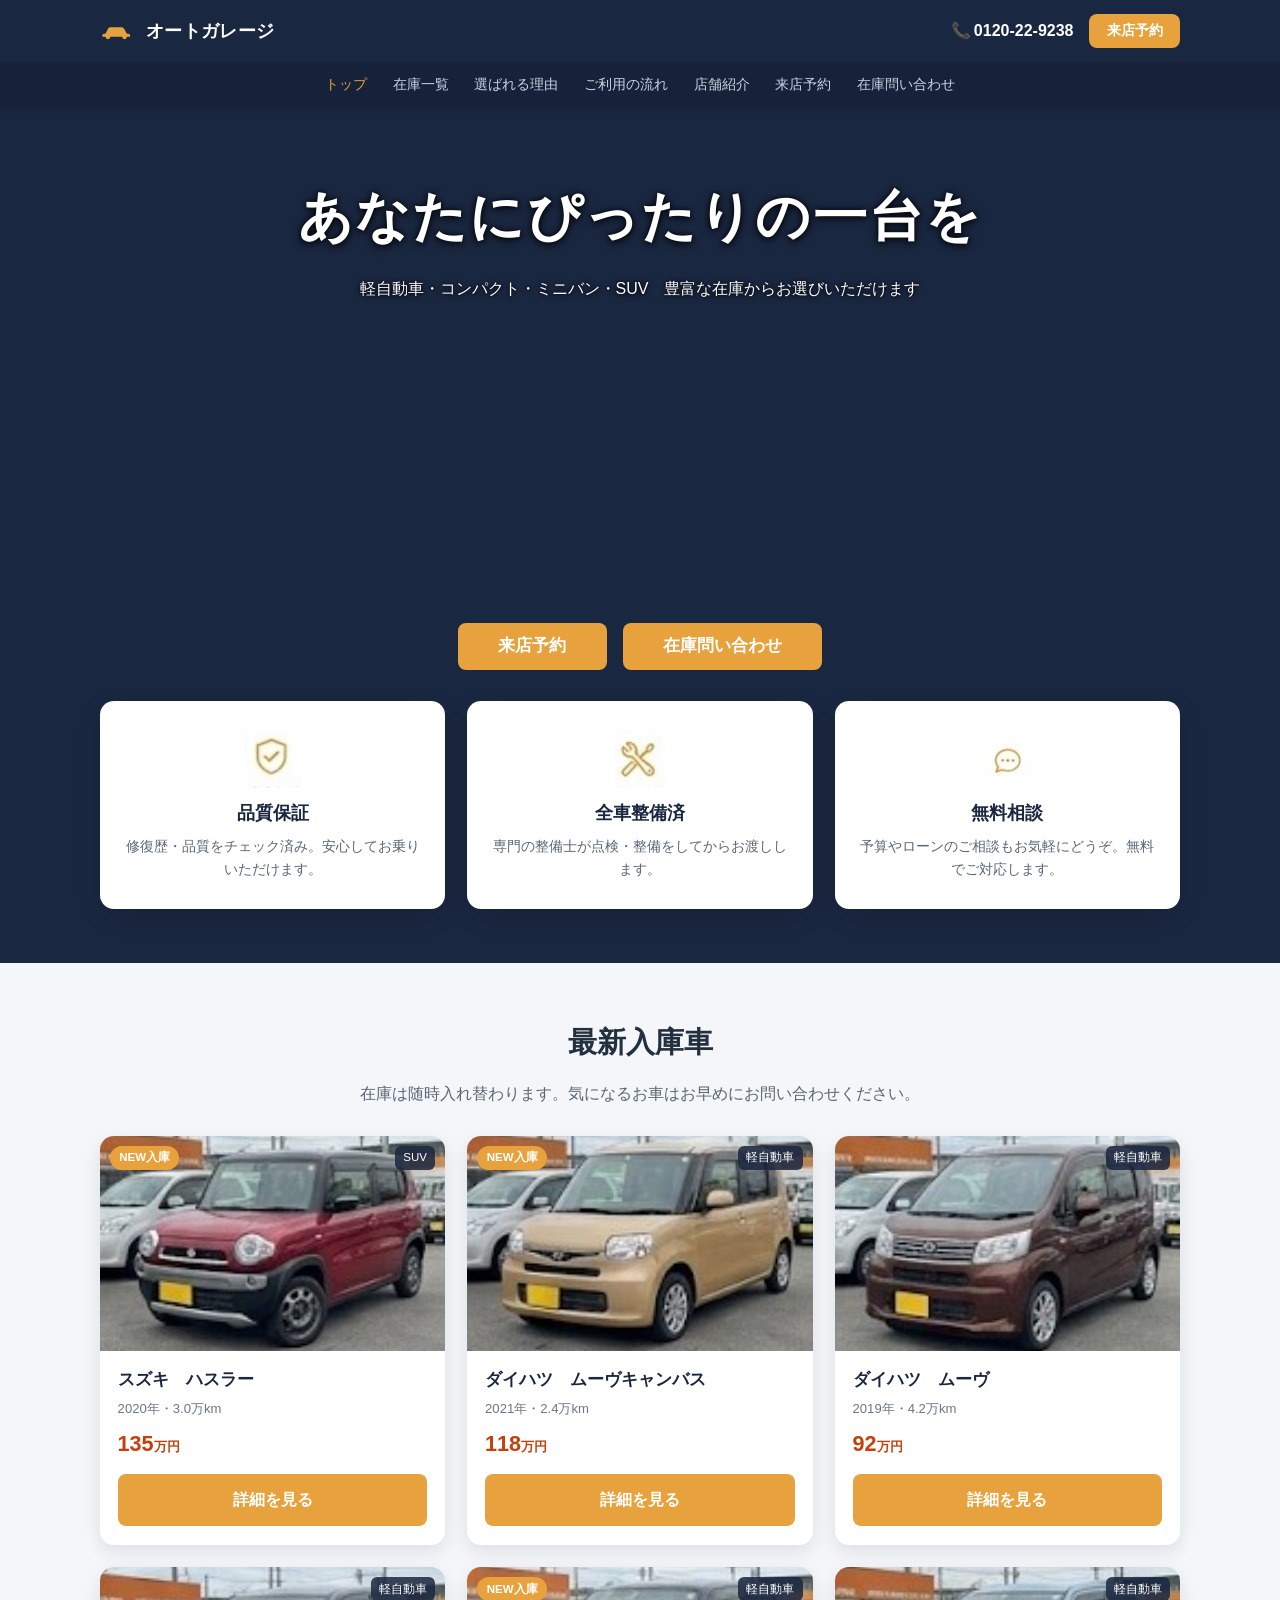
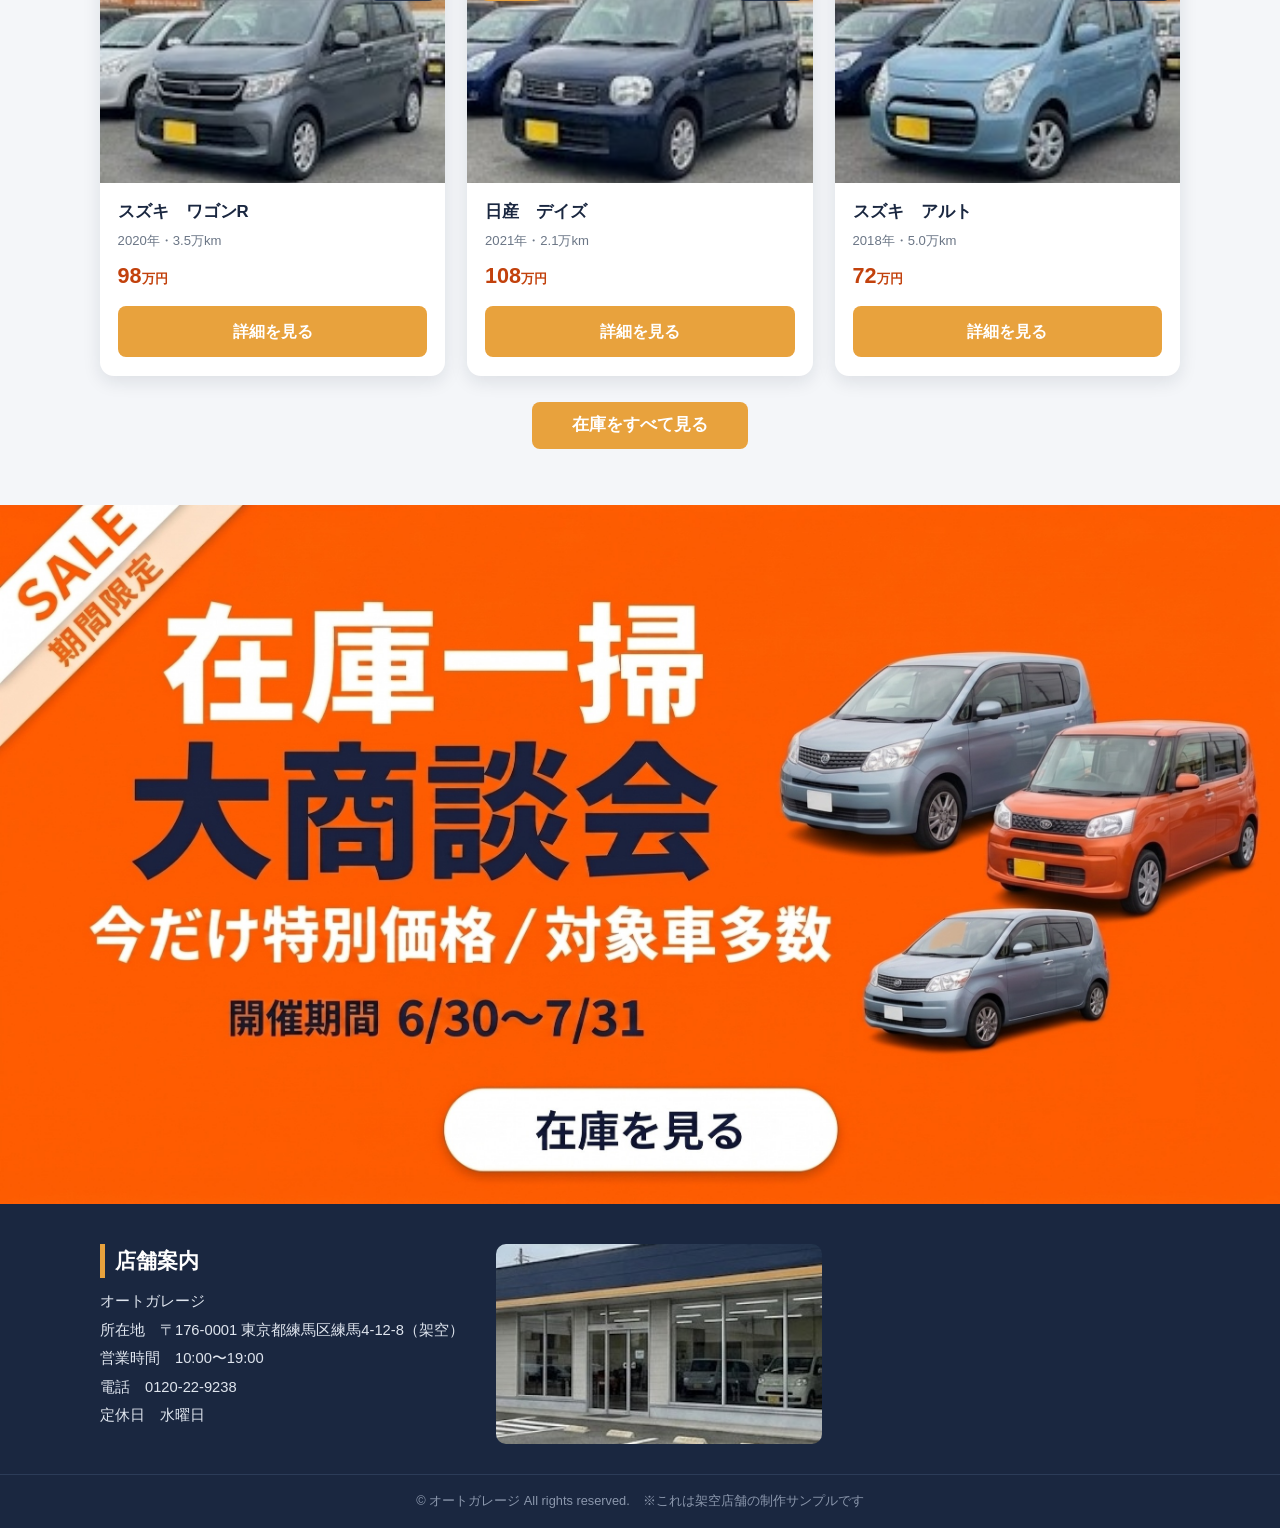
<file: index.html>
<!-- index.html : ① TOP（TOP.jpg に忠実） -->
<!DOCTYPE html>
<html lang="ja">
<head>
<meta charset="UTF-8">
<meta name="viewport" content="width=device-width, initial-scale=1.0">
<title>オートガレージ｜中古車販売・在庫一覧・来店予約</title>
<link rel="stylesheet" href="css/style.css">
</head>
<body>

<header class="site-header">
  <div class="container header-inner">
    <a href="index.html" class="logo">
      <svg viewBox="0 0 48 24" class="logo-car" aria-hidden="true"><path d="M3 18c0-1 1-2 2-2h2l3-6c.5-1 1.5-2 3-2h14c1.5 0 2.8.8 3.6 2l3.4 6h2c1 0 2 1 2 2v2h-4a3 3 0 0 1-6 0H13a3 3 0 0 1-6 0H3v-2z"/></svg>
      <span class="logo-text">オートガレージ</span>
    </a>
    <div class="header-cta">
      <a href="tel:0120229238" class="tel"><span class="tel-icon">📞</span>0120-22-9238</a>
      <a href="reserve.html" class="btn btn-amber btn-sm">来店予約</a>
      <label for="navToggle" class="nav-toggle" aria-label="メニューを開閉">☰</label>
    </div>
  </div>
  <input type="checkbox" id="navToggle" class="nav-checkbox">
  <nav class="subnav"><div class="container subnav-inner">
    <a href="index.html" class="is-current">トップ</a>
    <a href="inventory.html">在庫一覧</a>
    <a href="reasons.html">選ばれる理由</a>
    <a href="flow.html">ご利用の流れ</a>
    <a href="store.html">店舗紹介</a>
    <a href="reserve.html">来店予約</a>
    <a href="inquiry.html">在庫問い合わせ</a>
  </div></nav>
</header>

<!-- ヒーロー -->
<section class="hero">
  <div class="hero-slides">
    <div class="hero-slide"></div>
    <div class="hero-slide"></div>
    <div class="hero-slide"></div>
  </div>
  <div class="container">
    <h1 class="hero-title">あなたにぴったりの一台を</h1>
    <p class="hero-sub">軽自動車・コンパクト・ミニバン・SUV　豊富な在庫からお選びいただけます</p>
    <div class="hero-btns">
      <a href="reserve.html" class="btn btn-amber btn-lg">来店予約</a>
      <a href="inquiry.html" class="btn btn-amber btn-lg">在庫問い合わせ</a>
    </div>
  </div>
</section>

<!-- 強み3点 -->
<section class="strengths">
  <div class="container grid-3">
    <div class="s-card"><img class="s-icon-img" src="img/top_ic_quality.jpg" alt=""><h3>品質保証</h3><p>修復歴・品質をチェック済み。安心してお乗りいただけます。</p></div>
    <div class="s-card"><img class="s-icon-img" src="img/top_ic_maintained.jpg" alt=""><h3>全車整備済</h3><p>専門の整備士が点検・整備をしてからお渡しします。</p></div>
    <div class="s-card"><img class="s-icon-img" src="img/top_ic_consult.jpg" alt=""><h3>無料相談</h3><p>予算やローンのご相談もお気軽にどうぞ。無料でご対応します。</p></div>
  </div>
</section>

<!-- 最新入庫車（自動入れ替え） -->
<section class="inventory">
  <div class="container">
    <h2 class="sec-title">最新入庫車</h2>
    <p class="sec-lead">在庫は随時入れ替わります。気になるお車はお早めにお問い合わせください。</p>
    <div class="car-grid" id="carGrid"></div>
    <div style="text-align:center;margin-top:1.6rem">
      <a href="inventory.html" class="btn btn-amber btn-lg">在庫をすべて見る</a>
    </div>
  </div>
</section>

<!-- セールバナー -->
<section class="banner-wrap">
  <img src="img/sale-banner.jpg" alt="在庫一掃 大商談会 セール開催中" class="banner-img">
</section>

<footer class="site-footer">
  <div class="container footer-inner">
    <div class="footer-info">
      <h3>店舗案内</h3>
      <p>オートガレージ</p>
      <p>所在地　〒176-0001 東京都練馬区練馬4-12-8（架空）</p>
      <p>営業時間　10:00〜19:00</p>
      <p>電話　0120-22-9238</p>
      <p>定休日　水曜日</p>
    </div>
    <div class="footer-photo"><img src="img/店舗紹介.jpg" alt="店舗外観"></div>
    <div class="footer-map"><iframe src="https://maps.google.com/maps?q=35.7357,139.6539&z=15&output=embed" title="店舗所在地（架空）" loading="lazy"></iframe></div>
  </div>
  <div class="copyright">© オートガレージ All rights reserved.　※これは架空店舗の制作サンプルです</div>
</footer>

<script src="js/main.js"></script>
</body>
</html>
</file>
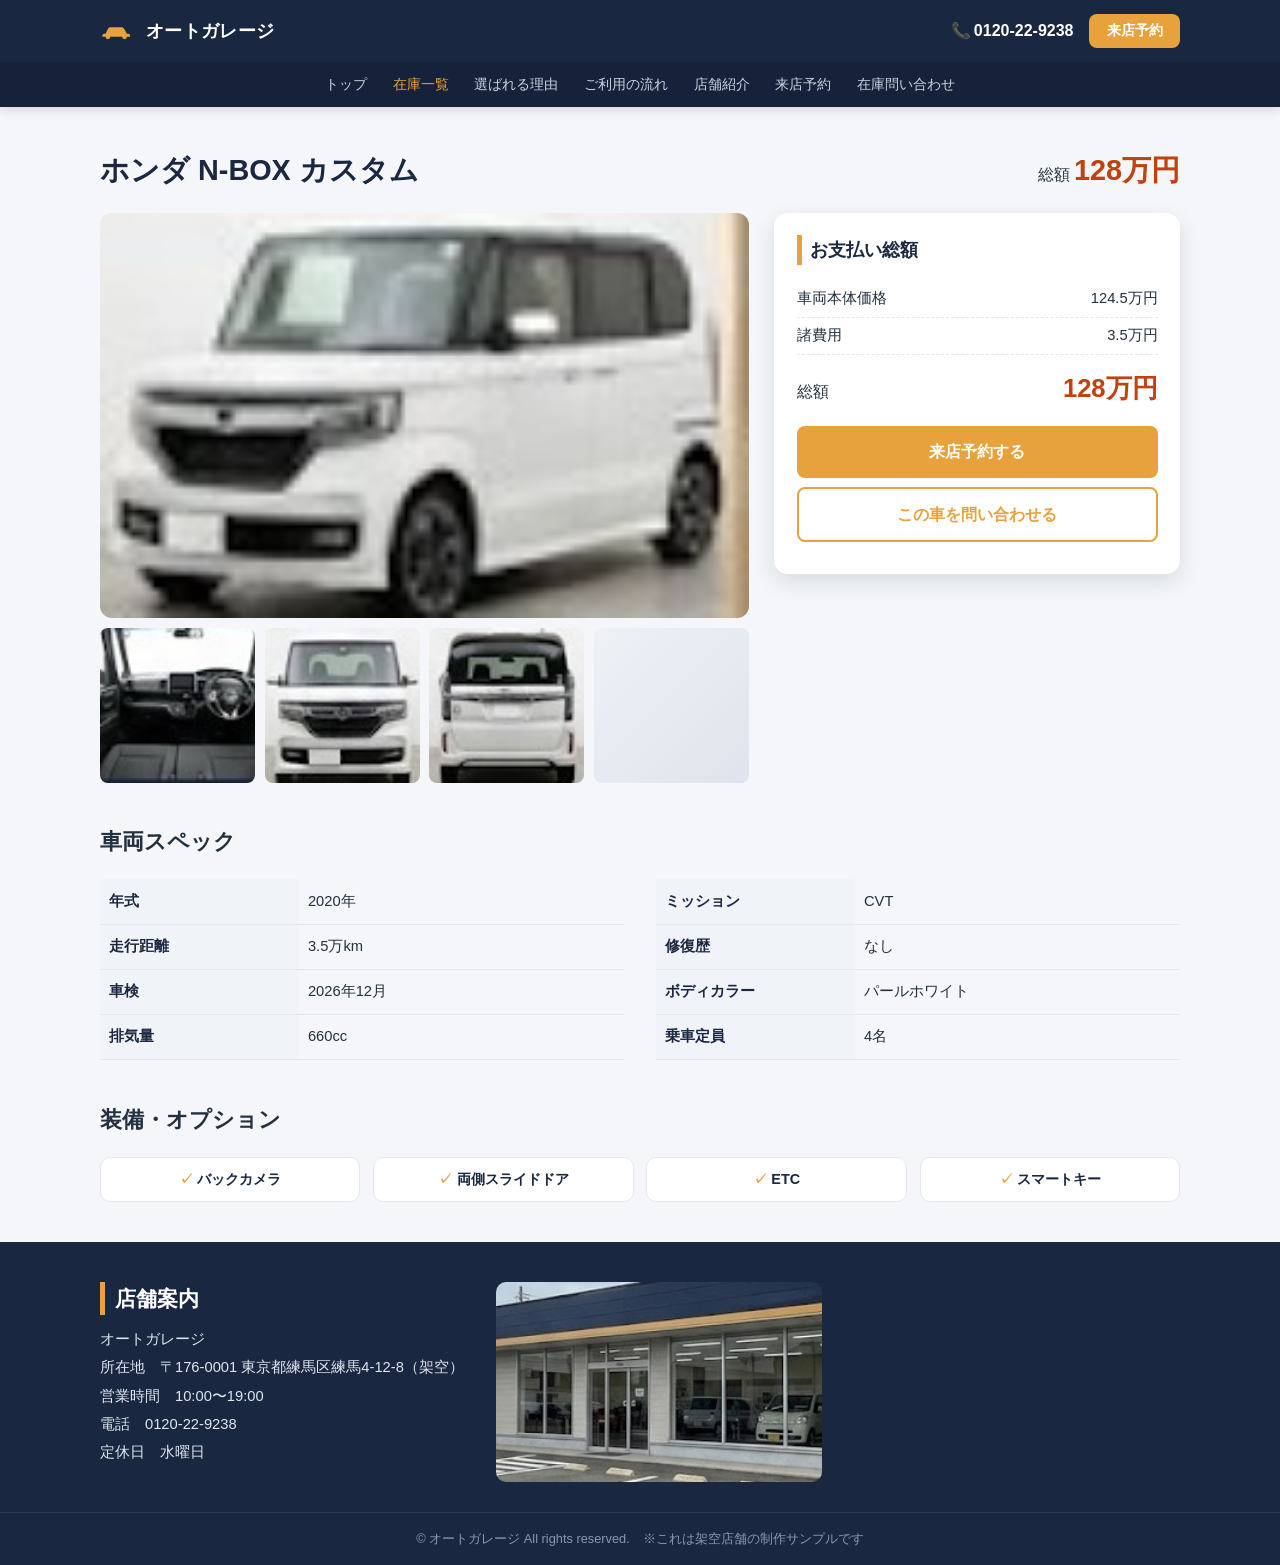
<file: detail.html>
<!-- detail.html : ③ 車両詳細（車紹介ページ.jpg に忠実） -->
<!DOCTYPE html>
<html lang="ja">
<head>
<meta charset="UTF-8">
<meta name="viewport" content="width=device-width, initial-scale=1.0">
<title>ホンダ N-BOX カスタム｜車両詳細｜オートガレージ</title>
<link rel="stylesheet" href="css/style.css">
</head>
<body>

<header class="site-header">
  <div class="container header-inner">
    <a href="index.html" class="logo">
      <svg viewBox="0 0 48 24" class="logo-car" aria-hidden="true"><path d="M3 18c0-1 1-2 2-2h2l3-6c.5-1 1.5-2 3-2h14c1.5 0 2.8.8 3.6 2l3.4 6h2c1 0 2 1 2 2v2h-4a3 3 0 0 1-6 0H13a3 3 0 0 1-6 0H3v-2z"/></svg>
      <span class="logo-text">オートガレージ</span>
    </a>
    <div class="header-cta">
      <a href="tel:0120229238" class="tel"><span class="tel-icon">📞</span>0120-22-9238</a>
      <a href="reserve.html" class="btn btn-amber btn-sm">来店予約</a>
      <label for="navToggle" class="nav-toggle" aria-label="メニューを開閉">☰</label>
    </div>
  </div>
  <input type="checkbox" id="navToggle" class="nav-checkbox">
  <nav class="subnav"><div class="container subnav-inner">
    <a href="index.html">トップ</a>
    <a href="inventory.html" class="is-current">在庫一覧</a>
    <a href="reasons.html">選ばれる理由</a>
    <a href="flow.html">ご利用の流れ</a>
    <a href="store.html">店舗紹介</a>
    <a href="reserve.html">来店予約</a>
    <a href="inquiry.html">在庫問い合わせ</a>
  </div></nav>
</header>

<section class="detail">
  <div class="container">
    <div class="detail-title">
      <h1>ホンダ N-BOX カスタム</h1>
      <div class="detail-price">総額 <b>128万円</b></div>
    </div>

    <div class="detail-top">
      <!-- ギャラリー -->
      <div>
        <div class="gallery-main">
          <img src="img/detail_main.jpg" alt="ホンダ N-BOX カスタム 外装">
        </div>
        <div class="gallery-thumbs">
          <img src="img/detail_th1.jpg" alt="内装">
          <img src="img/detail_th2.jpg" alt="正面">
          <img src="img/detail_th3.jpg" alt="後方">
          <div>　</div>
        </div>
      </div>

      <!-- お支払い総額 -->
      <div class="pay-box">
        <h3>お支払い総額</h3>
        <div class="pay-row"><span>車両本体価格</span><span>124.5万円</span></div>
        <div class="pay-row"><span>諸費用</span><span>3.5万円</span></div>
        <div class="pay-total"><span>総額</span><b>128万円</b></div>
        <a href="reserve.html" class="btn btn-amber btn-block">来店予約する</a>
        <a href="inquiry.html" class="btn btn-amber-outline btn-block" style="color:var(--amber)">この車を問い合わせる</a>
      </div>
    </div>

    <!-- スペック -->
    <div class="spec-wrap">
      <h2 class="sub-title" style="text-align:left">車両スペック</h2>
      <div class="spec-grid">
        <table>
          <tr><th>年式</th><td>2020年</td></tr>
          <tr><th>走行距離</th><td>3.5万km</td></tr>
          <tr><th>車検</th><td>2026年12月</td></tr>
          <tr><th>排気量</th><td>660cc</td></tr>
        </table>
        <table>
          <tr><th>ミッション</th><td>CVT</td></tr>
          <tr><th>修復歴</th><td>なし</td></tr>
          <tr><th>ボディカラー</th><td>パールホワイト</td></tr>
          <tr><th>乗車定員</th><td>4名</td></tr>
        </table>
      </div>

      <h2 class="sub-title" style="text-align:left">装備・オプション</h2>
      <div class="equip">
        <span>バックカメラ</span><span>両側スライドドア</span><span>ETC</span><span>スマートキー</span>
      </div>
    </div>
  </div>
</section>

<footer class="site-footer">
  <div class="container footer-inner">
    <div class="footer-info">
      <h3>店舗案内</h3>
      <p>オートガレージ</p>
      <p>所在地　〒176-0001 東京都練馬区練馬4-12-8（架空）</p>
      <p>営業時間　10:00〜19:00</p>
      <p>電話　0120-22-9238</p>
      <p>定休日　水曜日</p>
    </div>
    <div class="footer-photo"><img src="img/店舗紹介.jpg" alt="店舗外観"></div>
    <div class="footer-map"><iframe src="https://maps.google.com/maps?q=35.7357,139.6539&z=15&output=embed" title="店舗所在地（架空）" loading="lazy"></iframe></div>
  </div>
  <div class="copyright">© オートガレージ All rights reserved.　※これは架空店舗の制作サンプルです</div>
</footer>

</body>
</html>
</file>
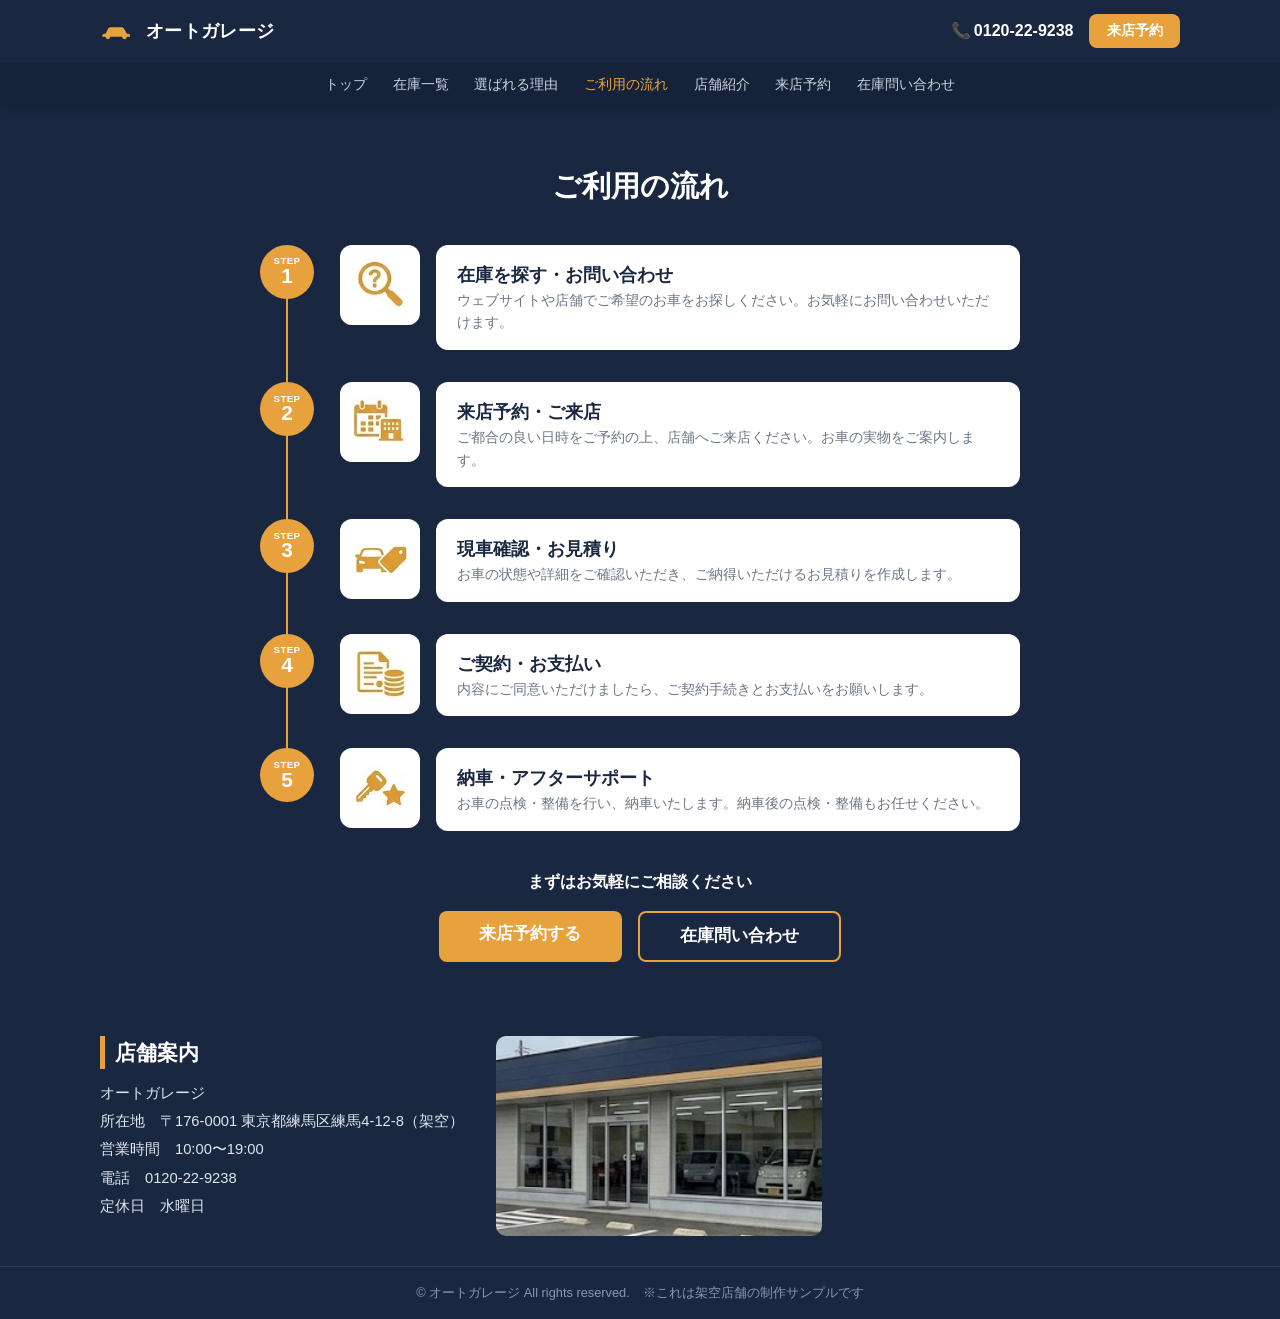
<file: flow.html>
<!-- flow.html : ⑥ ご利用の流れ（ご利用の流れ.jpg に忠実） -->
<!DOCTYPE html>
<html lang="ja">
<head>
<meta charset="UTF-8">
<meta name="viewport" content="width=device-width, initial-scale=1.0">
<title>ご利用の流れ｜オートガレージ</title>
<link rel="stylesheet" href="css/style.css">
</head>
<body>

<header class="site-header">
  <div class="container header-inner">
    <a href="index.html" class="logo">
      <svg viewBox="0 0 48 24" class="logo-car" aria-hidden="true"><path d="M3 18c0-1 1-2 2-2h2l3-6c.5-1 1.5-2 3-2h14c1.5 0 2.8.8 3.6 2l3.4 6h2c1 0 2 1 2 2v2h-4a3 3 0 0 1-6 0H13a3 3 0 0 1-6 0H3v-2z"/></svg>
      <span class="logo-text">オートガレージ</span>
    </a>
    <div class="header-cta">
      <a href="tel:0120229238" class="tel"><span class="tel-icon">📞</span>0120-22-9238</a>
      <a href="reserve.html" class="btn btn-amber btn-sm">来店予約</a>
      <label for="navToggle" class="nav-toggle" aria-label="メニューを開閉">☰</label>
    </div>
  </div>
  <input type="checkbox" id="navToggle" class="nav-checkbox">
  <nav class="subnav"><div class="container subnav-inner">
    <a href="index.html">トップ</a>
    <a href="inventory.html">在庫一覧</a>
    <a href="reasons.html">選ばれる理由</a>
    <a href="flow.html" class="is-current">ご利用の流れ</a>
    <a href="store.html">店舗紹介</a>
    <a href="reserve.html">来店予約</a>
    <a href="inquiry.html">在庫問い合わせ</a>
  </div></nav>
</header>

<section class="flow">
  <div class="container">
    <h2 class="sec-title">ご利用の流れ</h2>
    <ol class="flow-steps">
      <li><span class="step-no"><small>STEP</small><b>1</b></span><span class="step-icon"><img src="img/flow_ic1.jpg" alt=""></span>
        <div class="step-card"><b>在庫を探す・お問い合わせ</b><p>ウェブサイトや店舗でご希望のお車をお探しください。お気軽にお問い合わせいただけます。</p></div></li>
      <li><span class="step-no"><small>STEP</small><b>2</b></span><span class="step-icon"><img src="img/flow_ic2.jpg" alt=""></span>
        <div class="step-card"><b>来店予約・ご来店</b><p>ご都合の良い日時をご予約の上、店舗へご来店ください。お車の実物をご案内します。</p></div></li>
      <li><span class="step-no"><small>STEP</small><b>3</b></span><span class="step-icon"><img src="img/flow_ic3.jpg" alt=""></span>
        <div class="step-card"><b>現車確認・お見積り</b><p>お車の状態や詳細をご確認いただき、ご納得いただけるお見積りを作成します。</p></div></li>
      <li><span class="step-no"><small>STEP</small><b>4</b></span><span class="step-icon"><img src="img/flow_ic4.jpg" alt=""></span>
        <div class="step-card"><b>ご契約・お支払い</b><p>内容にご同意いただけましたら、ご契約手続きとお支払いをお願いします。</p></div></li>
      <li><span class="step-no"><small>STEP</small><b>5</b></span><span class="step-icon"><img src="img/flow_ic5.jpg" alt=""></span>
        <div class="step-card"><b>納車・アフターサポート</b><p>お車の点検・整備を行い、納車いたします。納車後の点検・整備もお任せください。</p></div></li>
    </ol>

    <div class="flow-cta">
      <p>まずはお気軽にご相談ください</p>
      <div class="hero-btns">
        <a href="reserve.html" class="btn btn-amber btn-lg">来店予約する</a>
        <a href="inquiry.html" class="btn btn-amber-outline btn-lg">在庫問い合わせ</a>
      </div>
    </div>
  </div>
</section>

<footer class="site-footer">
  <div class="container footer-inner">
    <div class="footer-info">
      <h3>店舗案内</h3>
      <p>オートガレージ</p>
      <p>所在地　〒176-0001 東京都練馬区練馬4-12-8（架空）</p>
      <p>営業時間　10:00〜19:00</p>
      <p>電話　0120-22-9238</p>
      <p>定休日　水曜日</p>
    </div>
    <div class="footer-photo"><img src="img/店舗紹介.jpg" alt="店舗外観"></div>
    <div class="footer-map"><iframe src="https://maps.google.com/maps?q=35.7357,139.6539&z=15&output=embed" title="店舗所在地（架空）" loading="lazy"></iframe></div>
  </div>
  <div class="copyright">© オートガレージ All rights reserved.　※これは架空店舗の制作サンプルです</div>
</footer>

</body>
</html>
</file>
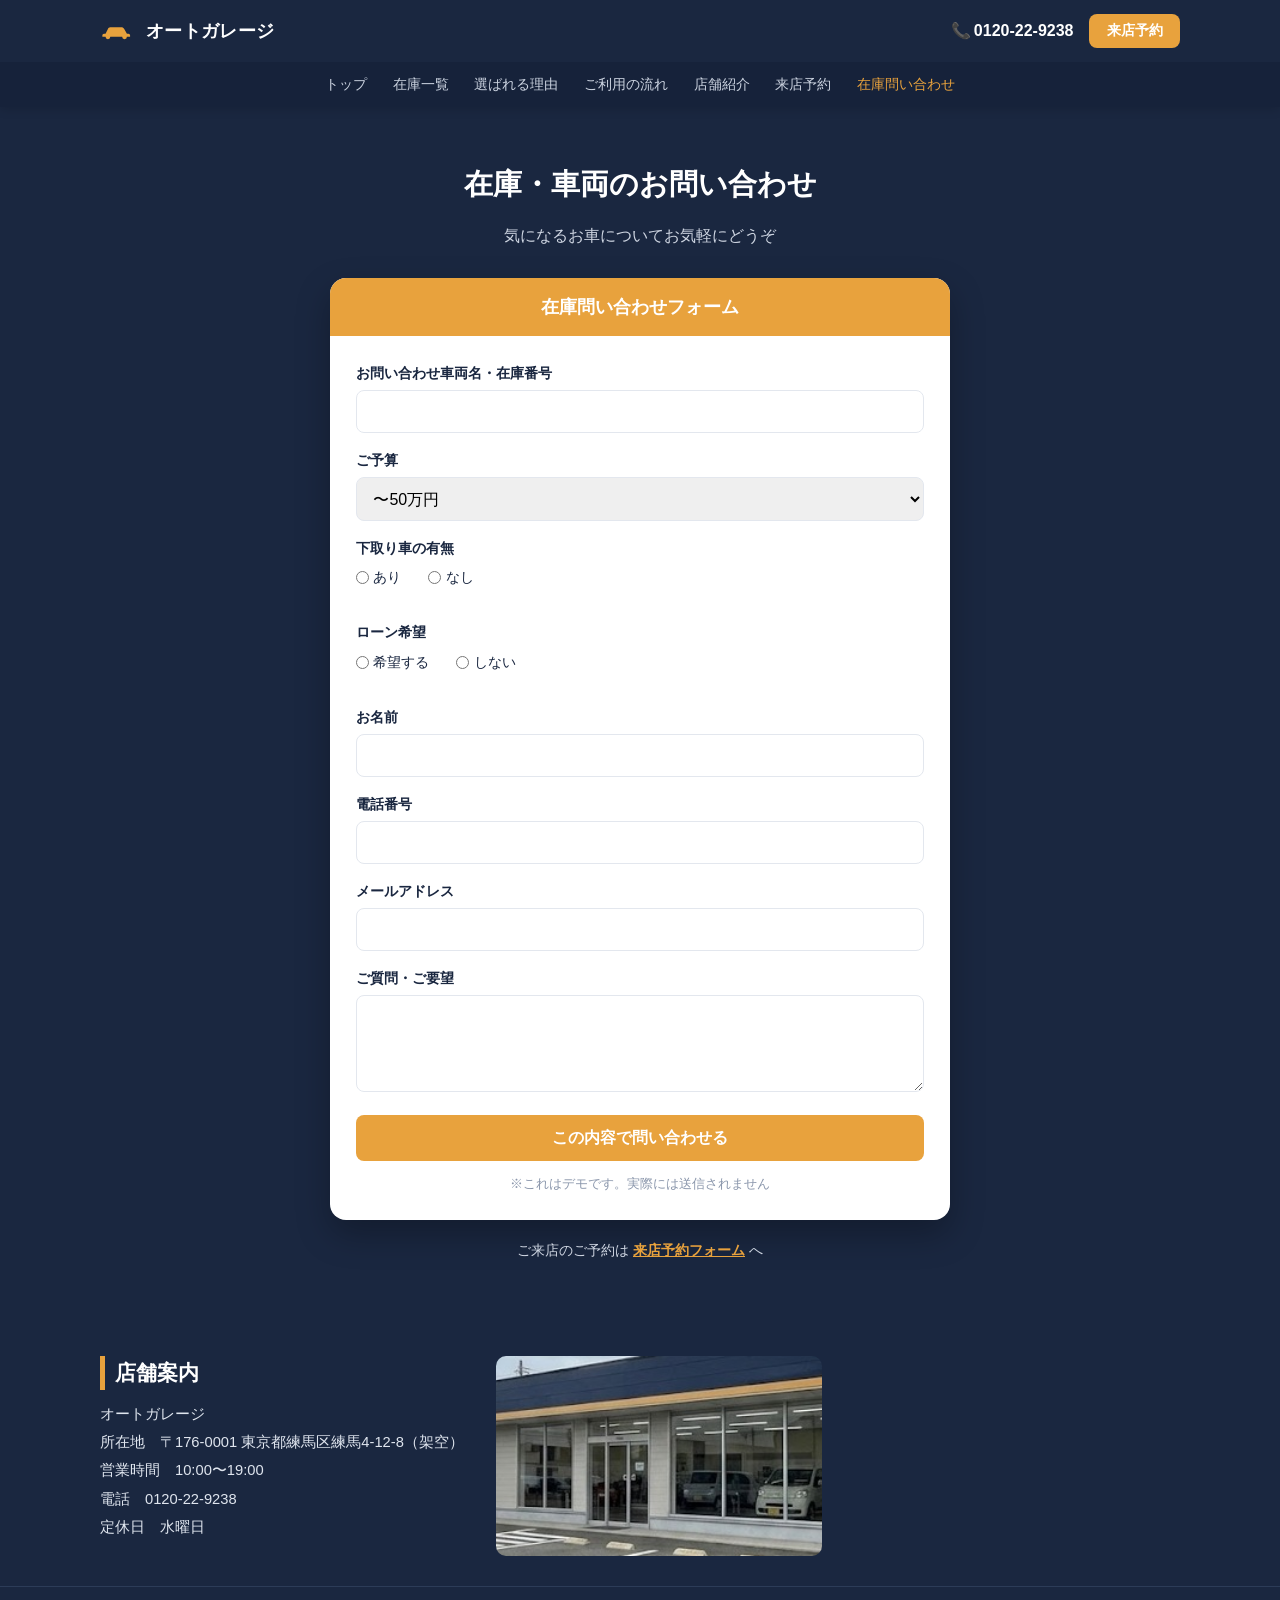
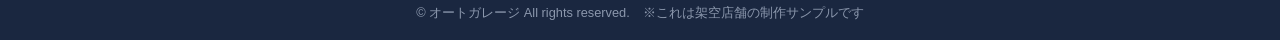
<file: inquiry.html>
<!-- inquiry.html : ⑧ 在庫・車両問い合わせフォーム（在庫問い合わせフォーム.jpg に忠実） -->
<!DOCTYPE html>
<html lang="ja">
<head>
<meta charset="UTF-8">
<meta name="viewport" content="width=device-width, initial-scale=1.0">
<title>在庫・車両のお問い合わせ｜オートガレージ</title>
<link rel="stylesheet" href="css/style.css">
</head>
<body>

<header class="site-header">
  <div class="container header-inner">
    <a href="index.html" class="logo">
      <svg viewBox="0 0 48 24" class="logo-car" aria-hidden="true"><path d="M3 18c0-1 1-2 2-2h2l3-6c.5-1 1.5-2 3-2h14c1.5 0 2.8.8 3.6 2l3.4 6h2c1 0 2 1 2 2v2h-4a3 3 0 0 1-6 0H13a3 3 0 0 1-6 0H3v-2z"/></svg>
      <span class="logo-text">オートガレージ</span>
    </a>
    <div class="header-cta">
      <a href="tel:0120229238" class="tel"><span class="tel-icon">📞</span>0120-22-9238</a>
      <a href="reserve.html" class="btn btn-amber btn-sm">来店予約</a>
      <label for="navToggle" class="nav-toggle" aria-label="メニューを開閉">☰</label>
    </div>
  </div>
  <input type="checkbox" id="navToggle" class="nav-checkbox">
  <nav class="subnav"><div class="container subnav-inner">
    <a href="index.html">トップ</a>
    <a href="inventory.html">在庫一覧</a>
    <a href="reasons.html">選ばれる理由</a>
    <a href="flow.html">ご利用の流れ</a>
    <a href="store.html">店舗紹介</a>
    <a href="reserve.html">来店予約</a>
    <a href="inquiry.html" class="is-current">在庫問い合わせ</a>
  </div></nav>
</header>

<section class="form-section">
  <div class="container">
    <h2 class="sec-title light-title">在庫・車両のお問い合わせ</h2>
    <p class="sec-lead light-lead">気になるお車についてお気軽にどうぞ</p>
    <form class="form-card" onsubmit="return submitForm(event,'在庫問い合わせ')">
      <div class="form-card-head">在庫問い合わせフォーム</div>
      <div class="form-card-body">
        <label>お問い合わせ車両名・在庫番号<input type="text" name="car"></label>
        <label>ご予算
          <select name="budget"><option>〜50万円</option><option>50〜100万円</option><option>100〜150万円</option><option>150万円〜</option></select>
        </label>
        <fieldset class="radio-row"><legend>下取り車の有無</legend>
          <label class="ib"><input type="radio" name="tradein" value="あり">あり</label>
          <label class="ib"><input type="radio" name="tradein" value="なし">なし</label>
        </fieldset>
        <fieldset class="radio-row"><legend>ローン希望</legend>
          <label class="ib"><input type="radio" name="loan" value="希望する">希望する</label>
          <label class="ib"><input type="radio" name="loan" value="しない">しない</label>
        </fieldset>
        <label>お名前<input type="text" name="name" required></label>
        <label>電話番号<input type="tel" name="tel" required></label>
        <label>メールアドレス<input type="email" name="email"></label>
        <label>ご質問・ご要望<textarea name="message" rows="4"></textarea></label>
        <button type="submit" class="btn btn-amber btn-block">この内容で問い合わせる</button>
        <p style="text-align:center;font-size:.8rem;color:#8b97ac;margin-top:.8rem">※これはデモです。実際には送信されません</p>
      </div>
    </form>
    <p class="form-switch">ご来店のご予約は <a href="reserve.html">来店予約フォーム</a> へ</p>
  </div>
</section>

<footer class="site-footer">
  <div class="container footer-inner">
    <div class="footer-info">
      <h3>店舗案内</h3>
      <p>オートガレージ</p>
      <p>所在地　〒176-0001 東京都練馬区練馬4-12-8（架空）</p>
      <p>営業時間　10:00〜19:00</p>
      <p>電話　0120-22-9238</p>
      <p>定休日　水曜日</p>
    </div>
    <div class="footer-photo"><img src="img/店舗紹介.jpg" alt="店舗外観"></div>
    <div class="footer-map"><iframe src="https://maps.google.com/maps?q=35.7357,139.6539&z=15&output=embed" title="店舗所在地（架空）" loading="lazy"></iframe></div>
  </div>
  <div class="copyright">© オートガレージ All rights reserved.　※これは架空店舗の制作サンプルです</div>
</footer>

<script src="js/main.js"></script>
</body>
</html>
</file>
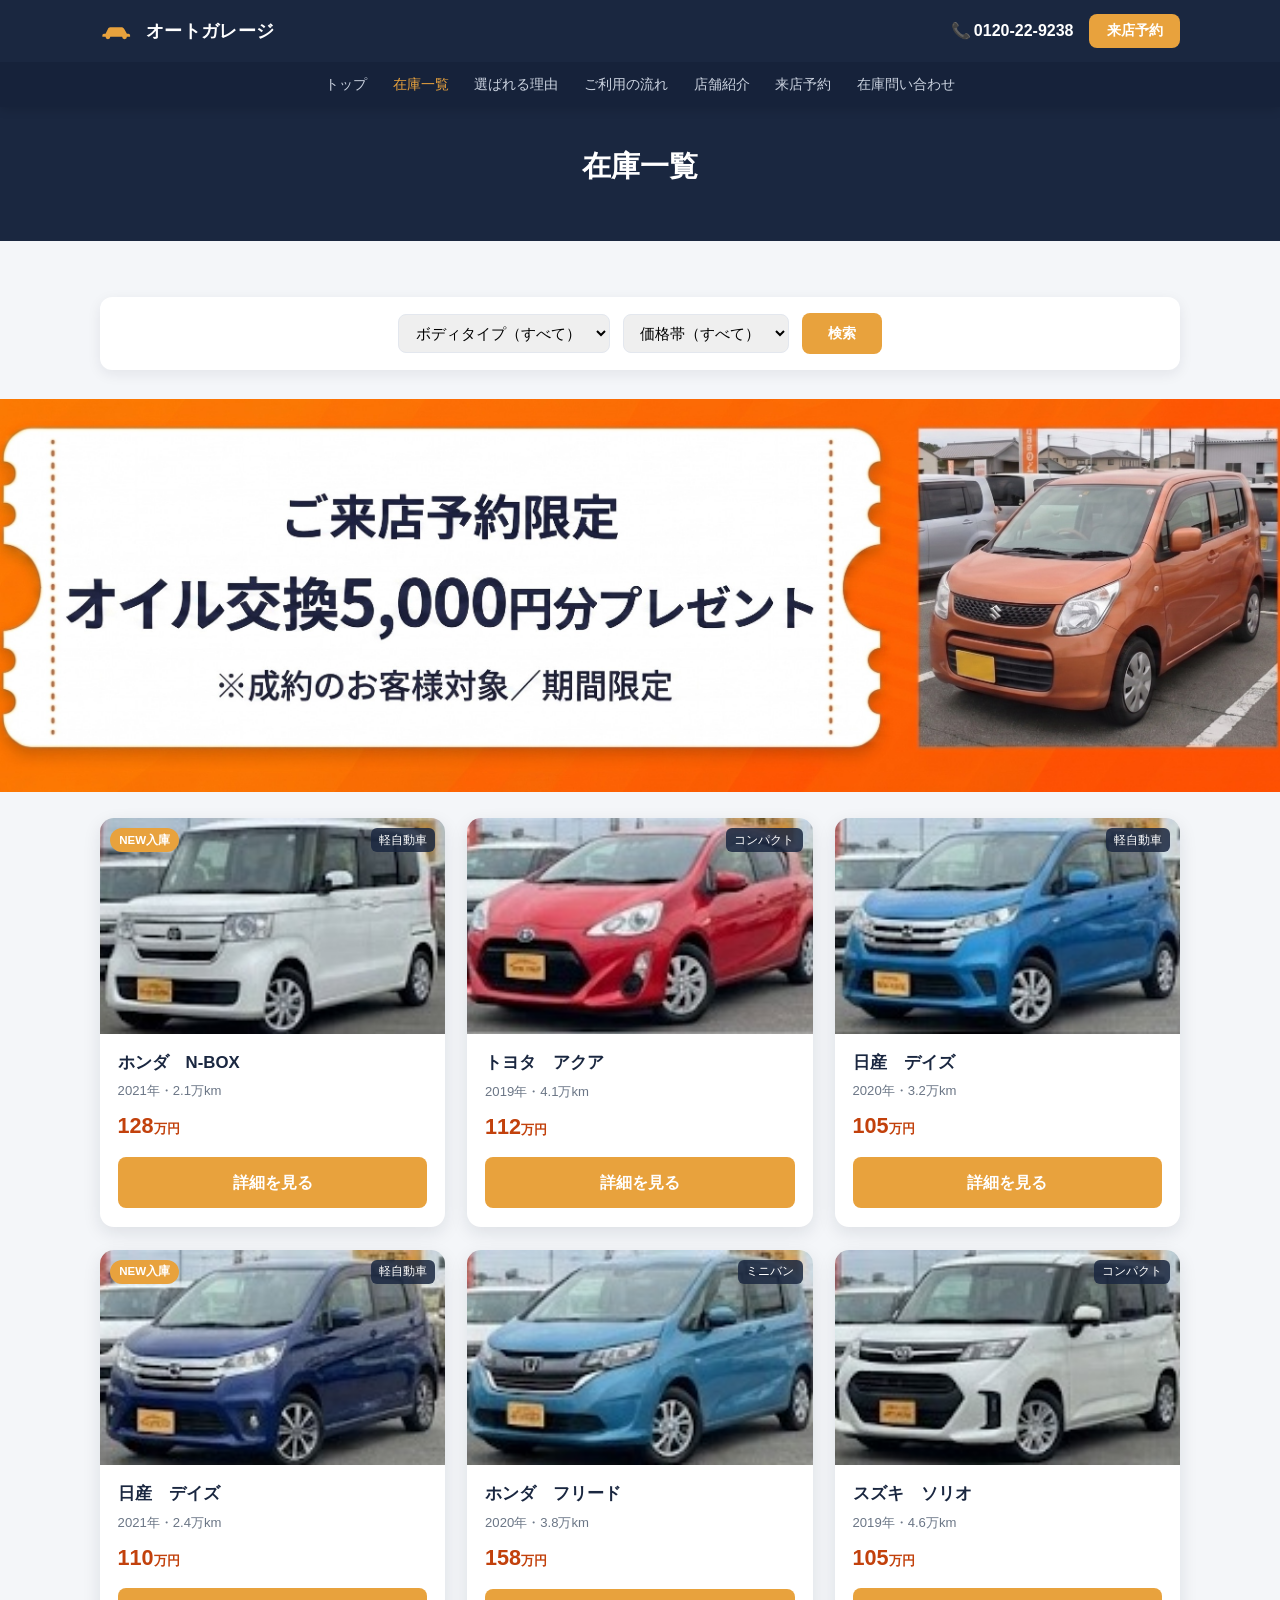
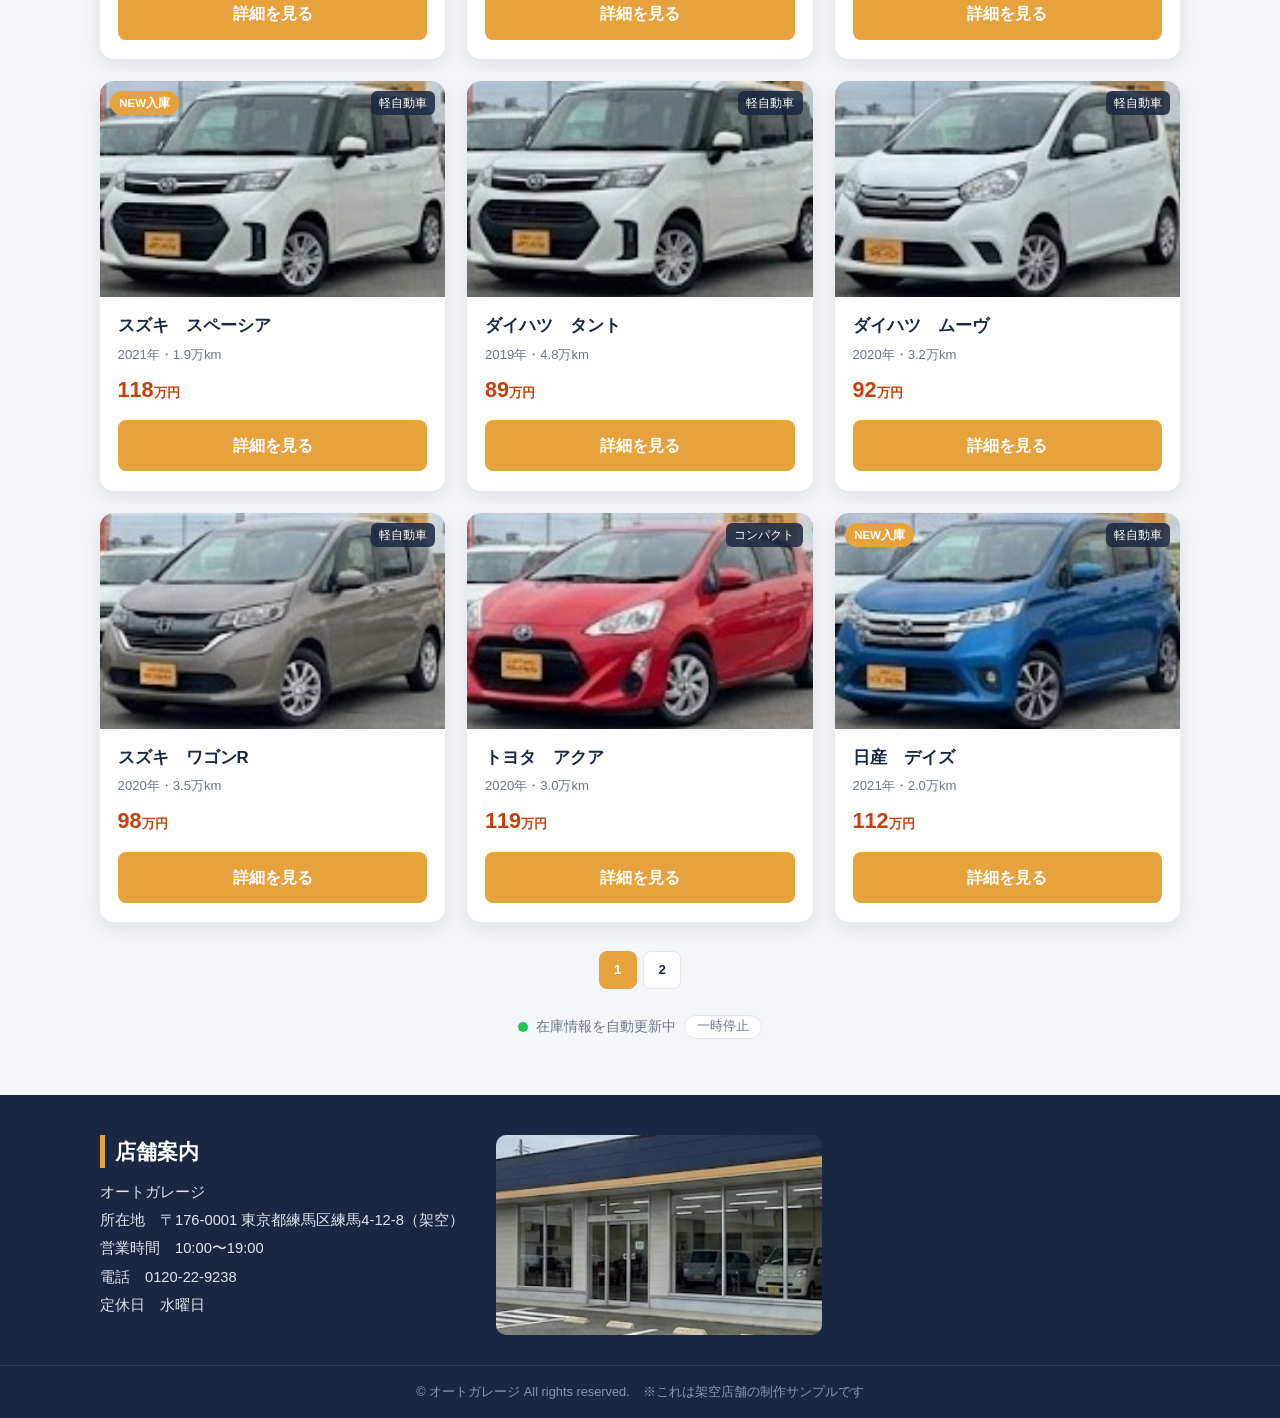
<file: inventory.html>
<!-- inventory.html : ② 在庫一覧（在庫一覧.jpg に忠実） -->
<!DOCTYPE html>
<html lang="ja">
<head>
<meta charset="UTF-8">
<meta name="viewport" content="width=device-width, initial-scale=1.0">
<title>在庫一覧｜オートガレージ</title>
<link rel="stylesheet" href="css/style.css">
</head>
<body>

<header class="site-header">
  <div class="container header-inner">
    <a href="index.html" class="logo">
      <svg viewBox="0 0 48 24" class="logo-car" aria-hidden="true"><path d="M3 18c0-1 1-2 2-2h2l3-6c.5-1 1.5-2 3-2h14c1.5 0 2.8.8 3.6 2l3.4 6h2c1 0 2 1 2 2v2h-4a3 3 0 0 1-6 0H13a3 3 0 0 1-6 0H3v-2z"/></svg>
      <span class="logo-text">オートガレージ</span>
    </a>
    <div class="header-cta">
      <a href="tel:0120229238" class="tel"><span class="tel-icon">📞</span>0120-22-9238</a>
      <a href="reserve.html" class="btn btn-amber btn-sm">来店予約</a>
      <label for="navToggle" class="nav-toggle" aria-label="メニューを開閉">☰</label>
    </div>
  </div>
  <input type="checkbox" id="navToggle" class="nav-checkbox">
  <nav class="subnav"><div class="container subnav-inner">
    <a href="index.html">トップ</a>
    <a href="inventory.html" class="is-current">在庫一覧</a>
    <a href="reasons.html">選ばれる理由</a>
    <a href="flow.html">ご利用の流れ</a>
    <a href="store.html">店舗紹介</a>
    <a href="reserve.html">来店予約</a>
    <a href="inquiry.html">在庫問い合わせ</a>
  </div></nav>
</header>

<div class="page-head"><div class="container"><h2 class="sec-title light-title">在庫一覧</h2></div></div>

<section class="inventory">
  <div class="container">
    <!-- 絞り込み -->
    <div class="filter-bar">
      <select id="typeFilter">
        <option value="all">ボディタイプ（すべて）</option>
        <option value="軽自動車">軽自動車</option>
        <option value="コンパクト">コンパクト</option>
        <option value="ミニバン">ミニバン</option>
        <option value="SUV">SUV</option>
      </select>
      <select id="priceFilter">
        <option value="all">価格帯（すべて）</option>
        <option value="-100">〜100万円</option>
        <option value="100-150">100〜150万円</option>
        <option value="150-">150万円〜</option>
      </select>
      <span class="btn btn-amber btn-sm">検索</span>
    </div>

    <!-- キャンペーンバナー -->
    <section class="banner-wrap" style="padding:0 0 1.6rem;width:100vw;margin-left:calc(50% - 50vw)">
      <img src="img/キャンペーンバナー.jpg" alt="ご来店予約限定 ガソリン券5,000円分プレゼント" class="banner-img">
    </section>

    <div class="car-grid" id="carGridFull"></div>
    <div class="pager" id="pager"></div>
    <div class="rotate-note"><span class="live-dot"></span> 在庫情報を自動更新中
      <button id="pauseBtnList" class="pause-btn" type="button">一時停止</button></div>
  </div>
</section>

<footer class="site-footer">
  <div class="container footer-inner">
    <div class="footer-info">
      <h3>店舗案内</h3>
      <p>オートガレージ</p>
      <p>所在地　〒176-0001 東京都練馬区練馬4-12-8（架空）</p>
      <p>営業時間　10:00〜19:00</p>
      <p>電話　0120-22-9238</p>
      <p>定休日　水曜日</p>
    </div>
    <div class="footer-photo"><img src="img/店舗紹介.jpg" alt="店舗外観"></div>
    <div class="footer-map"><iframe src="https://maps.google.com/maps?q=35.7357,139.6539&z=15&output=embed" title="店舗所在地（架空）" loading="lazy"></iframe></div>
  </div>
  <div class="copyright">© オートガレージ All rights reserved.　※これは架空店舗の制作サンプルです</div>
</footer>

<script src="js/main.js"></script>
</body>
</html>
</file>
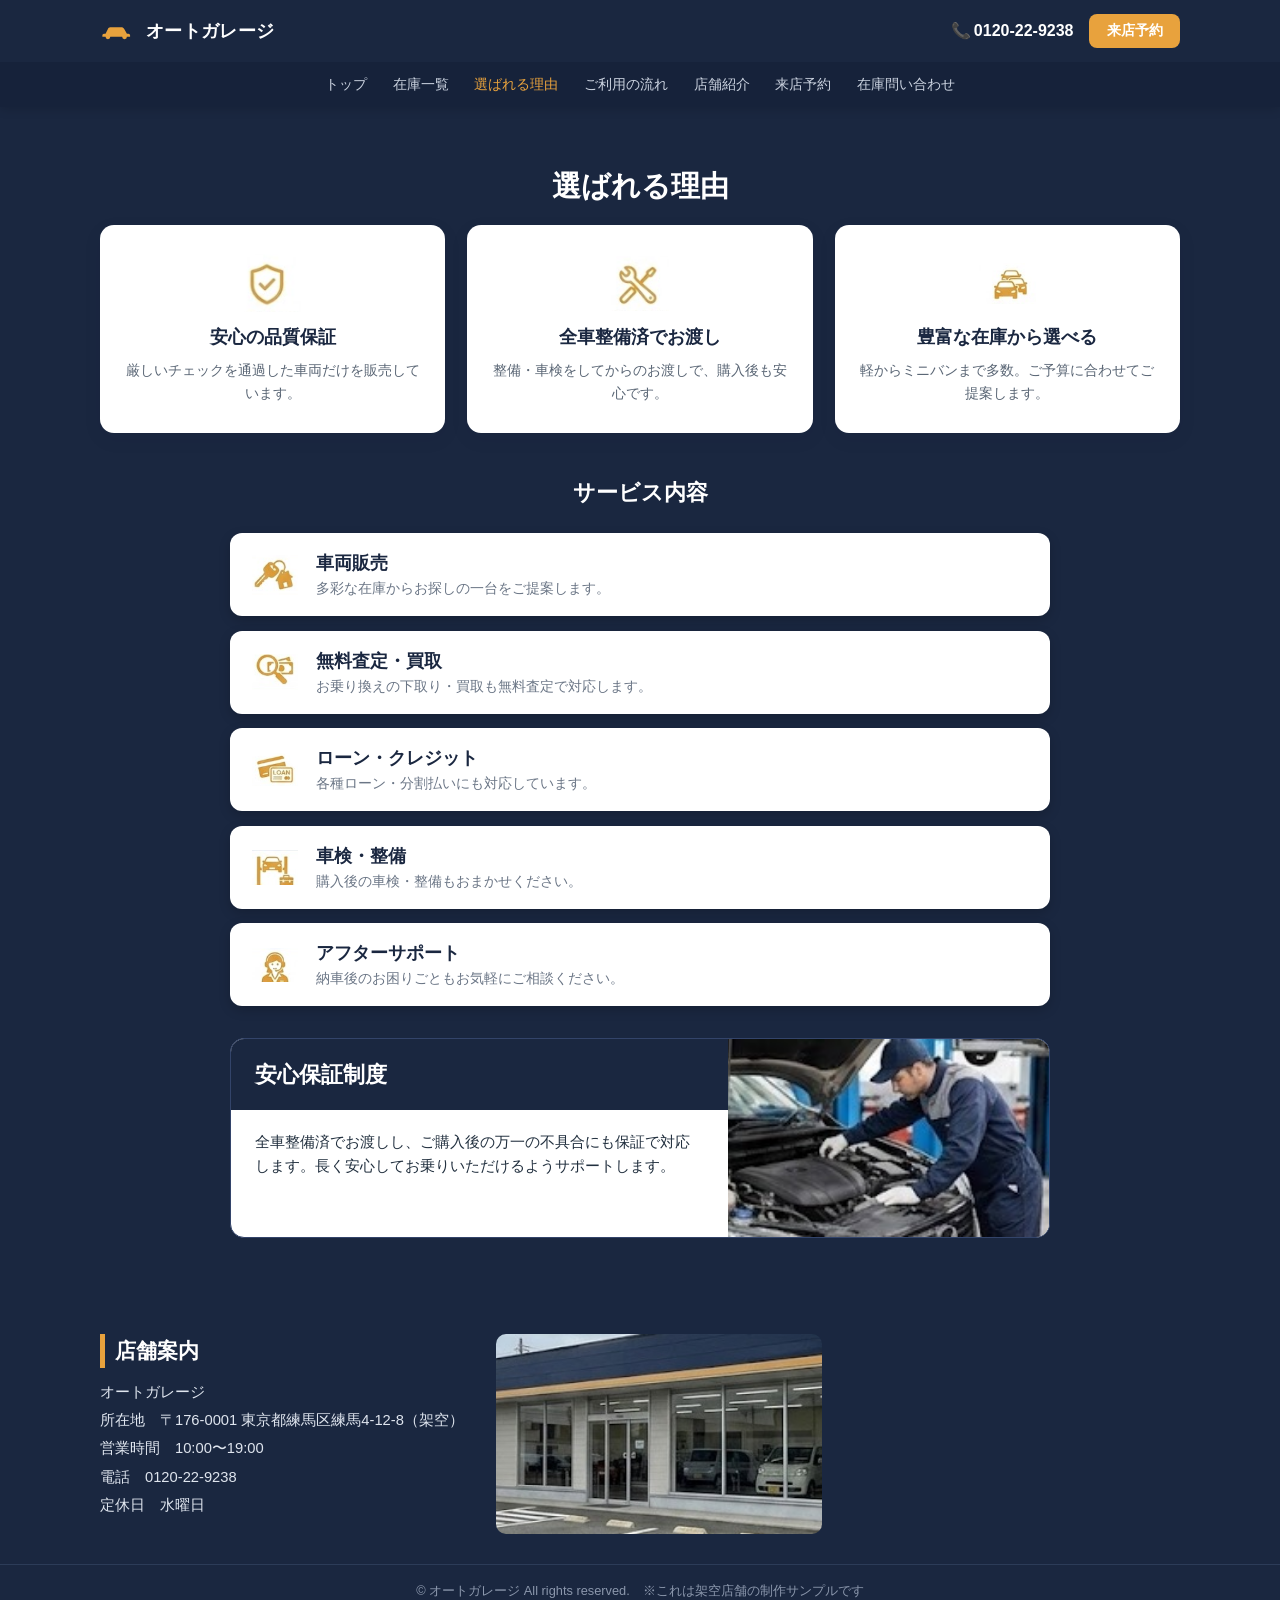
<file: reasons.html>
<!-- reasons.html : ④ 選ばれる理由・サービス内容（選ばれる理由.jpg に忠実） -->
<!DOCTYPE html>
<html lang="ja">
<head>
<meta charset="UTF-8">
<meta name="viewport" content="width=device-width, initial-scale=1.0">
<title>選ばれる理由・サービス内容｜オートガレージ</title>
<link rel="stylesheet" href="css/style.css">
</head>
<body>

<header class="site-header">
  <div class="container header-inner">
    <a href="index.html" class="logo">
      <svg viewBox="0 0 48 24" class="logo-car" aria-hidden="true"><path d="M3 18c0-1 1-2 2-2h2l3-6c.5-1 1.5-2 3-2h14c1.5 0 2.8.8 3.6 2l3.4 6h2c1 0 2 1 2 2v2h-4a3 3 0 0 1-6 0H13a3 3 0 0 1-6 0H3v-2z"/></svg>
      <span class="logo-text">オートガレージ</span>
    </a>
    <div class="header-cta">
      <a href="tel:0120229238" class="tel"><span class="tel-icon">📞</span>0120-22-9238</a>
      <a href="reserve.html" class="btn btn-amber btn-sm">来店予約</a>
      <label for="navToggle" class="nav-toggle" aria-label="メニューを開閉">☰</label>
    </div>
  </div>
  <input type="checkbox" id="navToggle" class="nav-checkbox">
  <nav class="subnav"><div class="container subnav-inner">
    <a href="index.html">トップ</a>
    <a href="inventory.html">在庫一覧</a>
    <a href="reasons.html" class="is-current">選ばれる理由</a>
    <a href="flow.html">ご利用の流れ</a>
    <a href="store.html">店舗紹介</a>
    <a href="reserve.html">来店予約</a>
    <a href="inquiry.html">在庫問い合わせ</a>
  </div></nav>
</header>

<section class="reasons">
  <div class="container">
    <h2 class="sec-title">選ばれる理由</h2>
    <div class="grid-3">
      <div class="s-card light"><img class="s-icon-img" src="img/ic/ic_quality.png" alt=""><h3>安心の品質保証</h3><p>厳しいチェックを通過した車両だけを販売しています。</p></div>
      <div class="s-card light"><img class="s-icon-img" src="img/ic/ic_maintained.png" alt=""><h3>全車整備済でお渡し</h3><p>整備・車検をしてからのお渡しで、購入後も安心です。</p></div>
      <div class="s-card light"><img class="s-icon-img" src="img/ic/ic_stock.png" alt=""><h3>豊富な在庫から選べる</h3><p>軽からミニバンまで多数。ご予算に合わせてご提案します。</p></div>
    </div>

    <h3 class="sub-title" style="color:#fff">サービス内容</h3>
    <ul class="service-list">
      <li><img class="svc-ic" src="img/ic/ic_sales.png" alt=""><div><b>車両販売</b><br>多彩な在庫からお探しの一台をご提案します。</div></li>
      <li><img class="svc-ic" src="img/ic/ic_appraisal.png" alt=""><div><b>無料査定・買取</b><br>お乗り換えの下取り・買取も無料査定で対応します。</div></li>
      <li><img class="svc-ic" src="img/ic/ic_loan.png" alt=""><div><b>ローン・クレジット</b><br>各種ローン・分割払いにも対応しています。</div></li>
      <li><img class="svc-ic" src="img/ic/ic_inspection.png" alt=""><div><b>車検・整備</b><br>購入後の車検・整備もおまかせください。</div></li>
      <li><img class="svc-ic" src="img/ic/ic_aftercare.png" alt=""><div><b>アフターサポート</b><br>納車後のお困りごともお気軽にご相談ください。</div></li>
    </ul>

    <div class="guarantee">
      <div class="guarantee-text">
        <h3>安心保証制度</h3>
        <div class="guarantee-body">
          <p>全車整備済でお渡しし、ご購入後の万一の不具合にも保証で対応します。長く安心してお乗りいただけるようサポートします。</p>
        </div>
      </div>
      <img class="ph" src="img/hoshou_seibi.jpg" alt="整備士による点検整備">
    </div>
  </div>
</section>

<footer class="site-footer">
  <div class="container footer-inner">
    <div class="footer-info">
      <h3>店舗案内</h3>
      <p>オートガレージ</p>
      <p>所在地　〒176-0001 東京都練馬区練馬4-12-8（架空）</p>
      <p>営業時間　10:00〜19:00</p>
      <p>電話　0120-22-9238</p>
      <p>定休日　水曜日</p>
    </div>
    <div class="footer-photo"><img src="img/店舗紹介.jpg" alt="店舗外観"></div>
    <div class="footer-map"><iframe src="https://maps.google.com/maps?q=35.7357,139.6539&z=15&output=embed" title="店舗所在地（架空）" loading="lazy"></iframe></div>
  </div>
  <div class="copyright">© オートガレージ All rights reserved.　※これは架空店舗の制作サンプルです</div>
</footer>

</body>
</html>
</file>
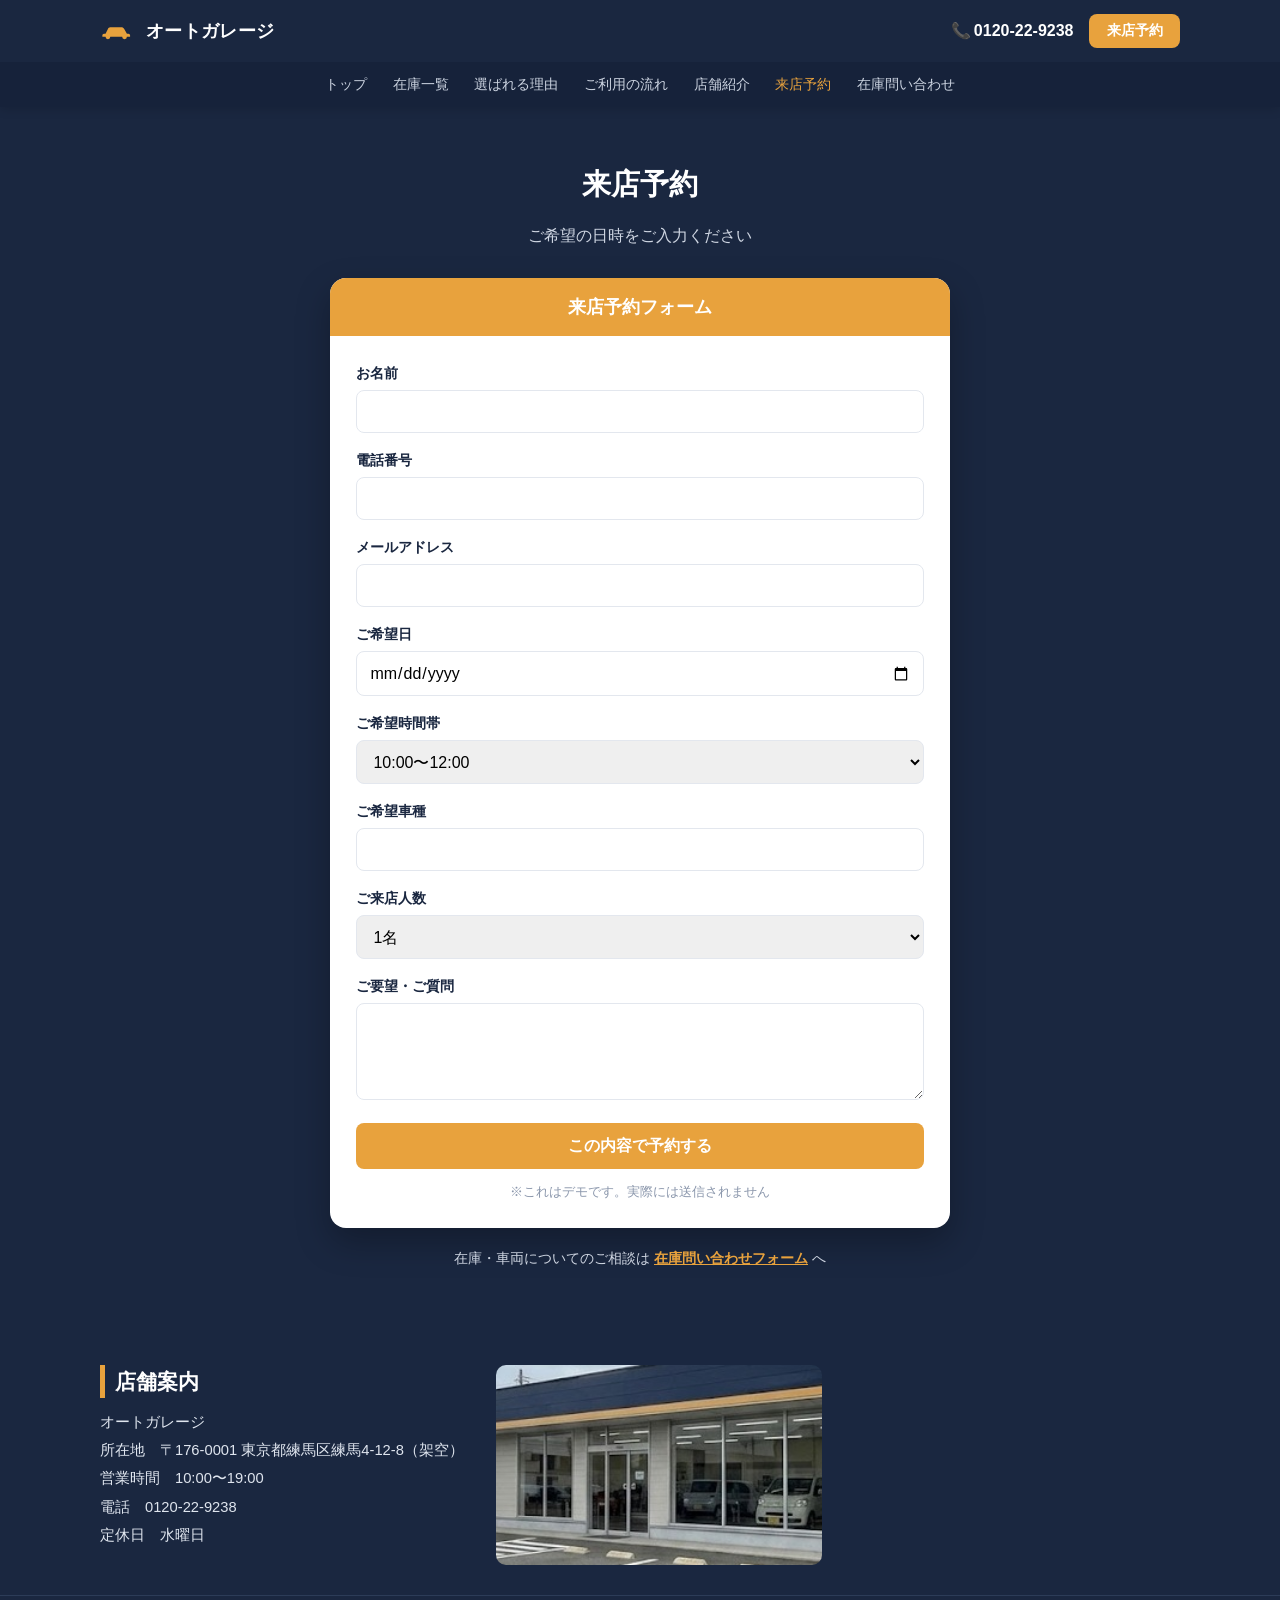
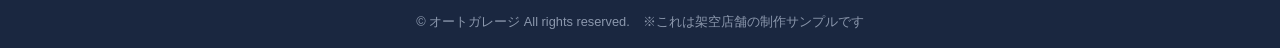
<file: reserve.html>
<!-- reserve.html : ⑦ 来店予約フォーム（来店予約フォーム.jpg に忠実） -->
<!DOCTYPE html>
<html lang="ja">
<head>
<meta charset="UTF-8">
<meta name="viewport" content="width=device-width, initial-scale=1.0">
<title>来店予約｜オートガレージ</title>
<link rel="stylesheet" href="css/style.css">
</head>
<body>

<header class="site-header">
  <div class="container header-inner">
    <a href="index.html" class="logo">
      <svg viewBox="0 0 48 24" class="logo-car" aria-hidden="true"><path d="M3 18c0-1 1-2 2-2h2l3-6c.5-1 1.5-2 3-2h14c1.5 0 2.8.8 3.6 2l3.4 6h2c1 0 2 1 2 2v2h-4a3 3 0 0 1-6 0H13a3 3 0 0 1-6 0H3v-2z"/></svg>
      <span class="logo-text">オートガレージ</span>
    </a>
    <div class="header-cta">
      <a href="tel:0120229238" class="tel"><span class="tel-icon">📞</span>0120-22-9238</a>
      <a href="reserve.html" class="btn btn-amber btn-sm">来店予約</a>
      <label for="navToggle" class="nav-toggle" aria-label="メニューを開閉">☰</label>
    </div>
  </div>
  <input type="checkbox" id="navToggle" class="nav-checkbox">
  <nav class="subnav"><div class="container subnav-inner">
    <a href="index.html">トップ</a>
    <a href="inventory.html">在庫一覧</a>
    <a href="reasons.html">選ばれる理由</a>
    <a href="flow.html">ご利用の流れ</a>
    <a href="store.html">店舗紹介</a>
    <a href="reserve.html" class="is-current">来店予約</a>
    <a href="inquiry.html">在庫問い合わせ</a>
  </div></nav>
</header>

<section class="form-section">
  <div class="container">
    <h2 class="sec-title light-title">来店予約</h2>
    <p class="sec-lead light-lead">ご希望の日時をご入力ください</p>
    <form class="form-card" onsubmit="return submitForm(event,'来店予約')">
      <div class="form-card-head">来店予約フォーム</div>
      <div class="form-card-body">
        <label>お名前<input type="text" name="name" required></label>
        <label>電話番号<input type="tel" name="tel" required></label>
        <label>メールアドレス<input type="email" name="email"></label>
        <label>ご希望日<input type="date" name="date"></label>
        <label>ご希望時間帯
          <select name="time"><option>10:00〜12:00</option><option>12:00〜14:00</option><option>14:00〜16:00</option><option>16:00〜18:00</option></select>
        </label>
        <label>ご希望車種<input type="text" name="car"></label>
        <label>ご来店人数
          <select name="people"><option>1名</option><option>2名</option><option>3名</option><option>4名以上</option></select>
        </label>
        <label>ご要望・ご質問<textarea name="message" rows="4"></textarea></label>
        <button type="submit" class="btn btn-amber btn-block">この内容で予約する</button>
        <p style="text-align:center;font-size:.8rem;color:#8b97ac;margin-top:.8rem">※これはデモです。実際には送信されません</p>
      </div>
    </form>
    <p class="form-switch">在庫・車両についてのご相談は <a href="inquiry.html">在庫問い合わせフォーム</a> へ</p>
  </div>
</section>

<footer class="site-footer">
  <div class="container footer-inner">
    <div class="footer-info">
      <h3>店舗案内</h3>
      <p>オートガレージ</p>
      <p>所在地　〒176-0001 東京都練馬区練馬4-12-8（架空）</p>
      <p>営業時間　10:00〜19:00</p>
      <p>電話　0120-22-9238</p>
      <p>定休日　水曜日</p>
    </div>
    <div class="footer-photo"><img src="img/店舗紹介.jpg" alt="店舗外観"></div>
    <div class="footer-map"><iframe src="https://maps.google.com/maps?q=35.7357,139.6539&z=15&output=embed" title="店舗所在地（架空）" loading="lazy"></iframe></div>
  </div>
  <div class="copyright">© オートガレージ All rights reserved.　※これは架空店舗の制作サンプルです</div>
</footer>

<script src="js/main.js"></script>
</body>
</html>
</file>
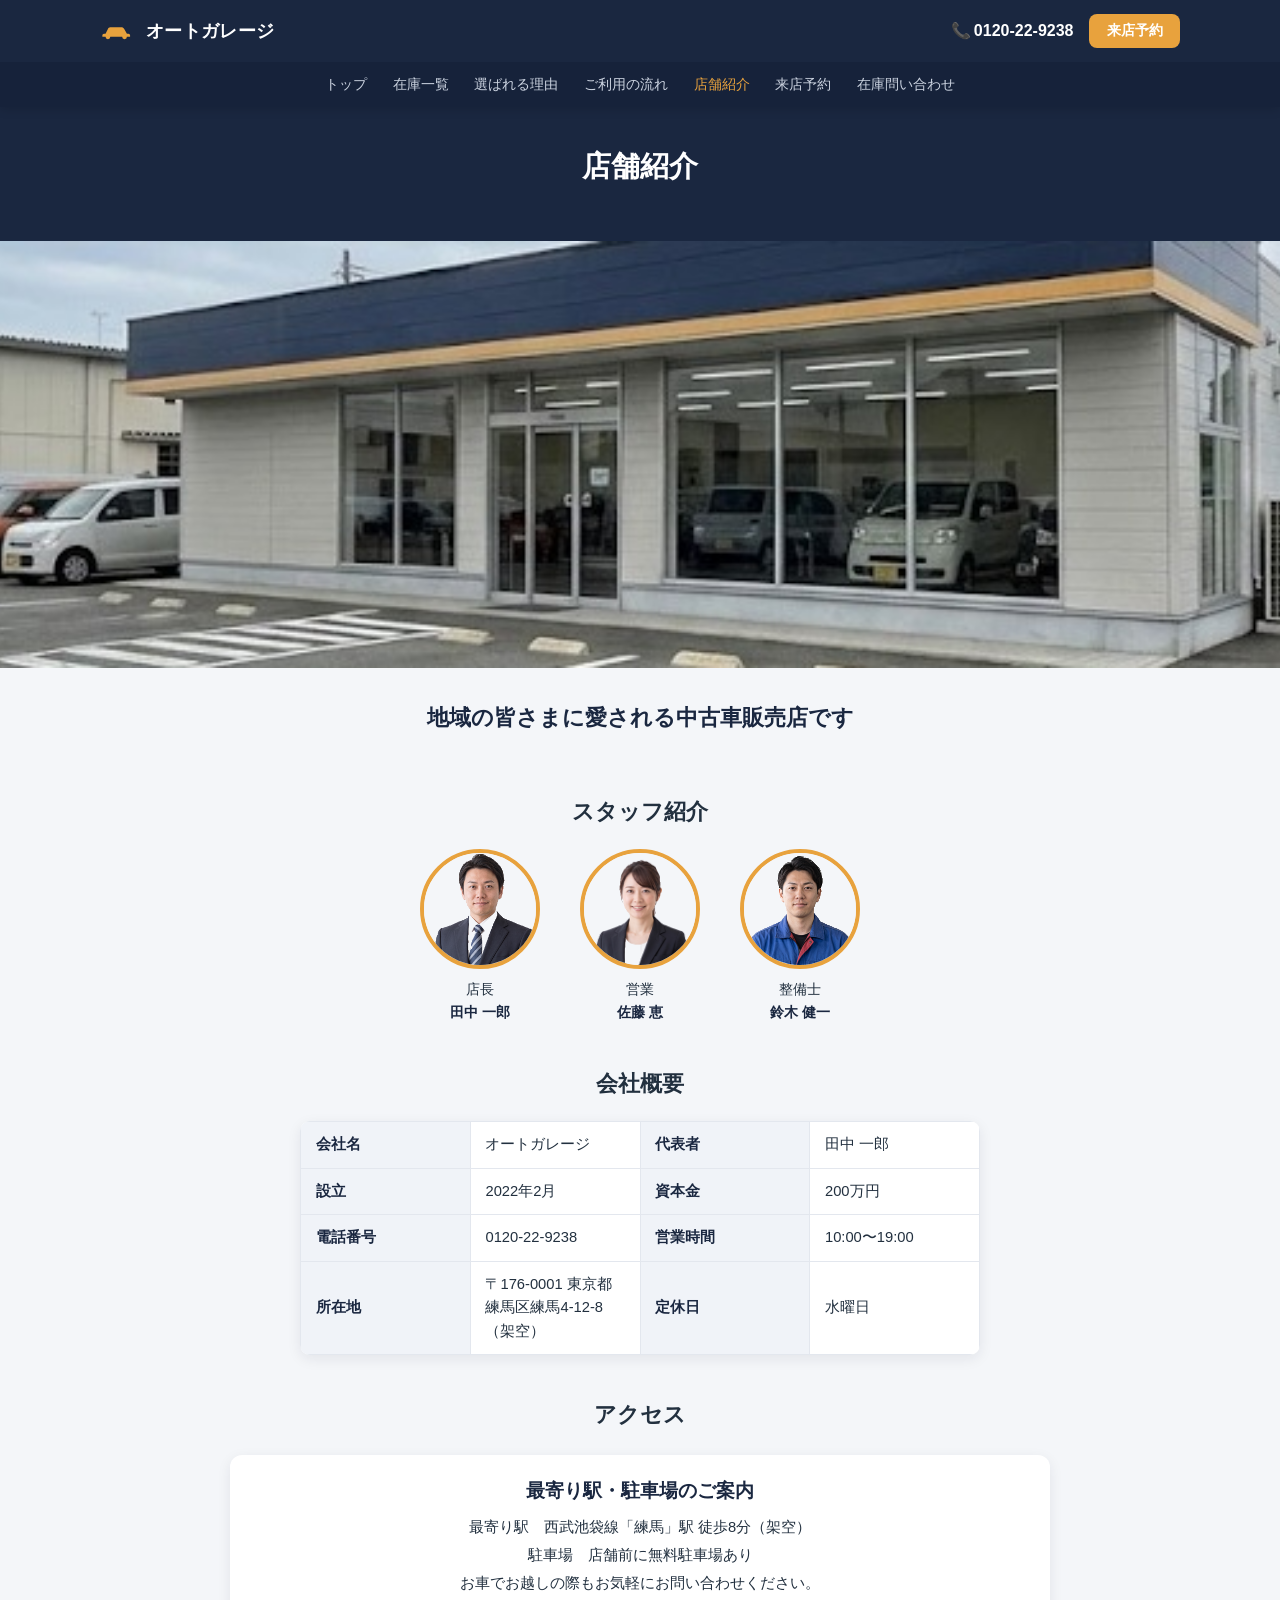
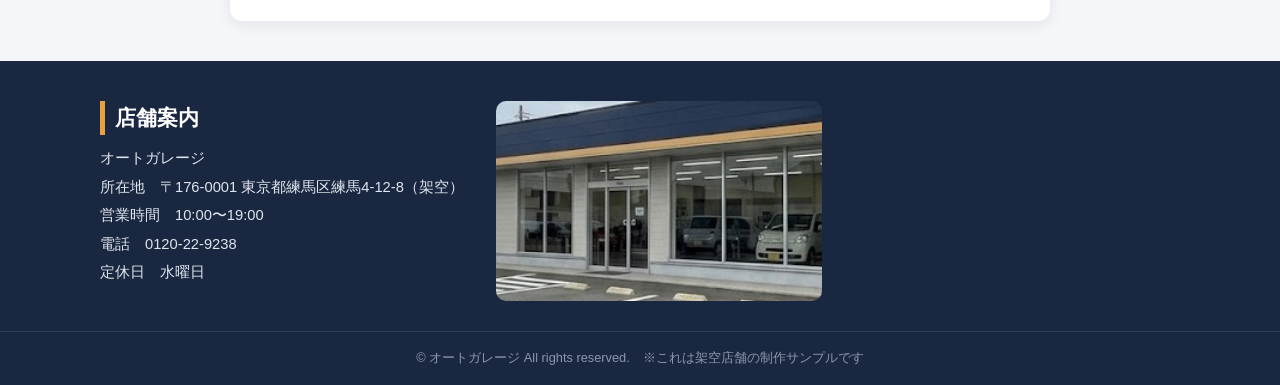
<file: store.html>
<!-- store.html : ⑤ 店舗紹介・会社案内（店舗紹介.jpg に忠実） -->
<!DOCTYPE html>
<html lang="ja">
<head>
<meta charset="UTF-8">
<meta name="viewport" content="width=device-width, initial-scale=1.0">
<title>店舗紹介・会社案内｜オートガレージ</title>
<link rel="stylesheet" href="css/style.css">
</head>
<body>

<header class="site-header">
  <div class="container header-inner">
    <a href="index.html" class="logo">
      <svg viewBox="0 0 48 24" class="logo-car" aria-hidden="true"><path d="M3 18c0-1 1-2 2-2h2l3-6c.5-1 1.5-2 3-2h14c1.5 0 2.8.8 3.6 2l3.4 6h2c1 0 2 1 2 2v2h-4a3 3 0 0 1-6 0H13a3 3 0 0 1-6 0H3v-2z"/></svg>
      <span class="logo-text">オートガレージ</span>
    </a>
    <div class="header-cta">
      <a href="tel:0120229238" class="tel"><span class="tel-icon">📞</span>0120-22-9238</a>
      <a href="reserve.html" class="btn btn-amber btn-sm">来店予約</a>
      <label for="navToggle" class="nav-toggle" aria-label="メニューを開閉">☰</label>
    </div>
  </div>
  <input type="checkbox" id="navToggle" class="nav-checkbox">
  <nav class="subnav"><div class="container subnav-inner">
    <a href="index.html">トップ</a>
    <a href="inventory.html">在庫一覧</a>
    <a href="reasons.html">選ばれる理由</a>
    <a href="flow.html">ご利用の流れ</a>
    <a href="store.html" class="is-current">店舗紹介</a>
    <a href="reserve.html">来店予約</a>
    <a href="inquiry.html">在庫問い合わせ</a>
  </div></nav>
</header>

<div class="page-head"><div class="container"><h2 class="sec-title light-title">店舗紹介</h2></div></div>

<section class="store">
  <div class="store-hero"><img src="img/店舗紹介.jpg" alt="店舗外観" style="width:100%;height:100%;object-fit:cover"></div>
  <p class="store-catch">地域の皆さまに愛される中古車販売店です</p>

  <div class="container">
    <h3 class="sub-title">スタッフ紹介</h3>
    <div class="staff">
      <figure><div class="avatar"><img src="img/staff-manager.png" alt="店長" style="width:100%;height:100%;object-fit:cover"></div><figcaption>店長<b>田中 一郎</b></figcaption></figure>
      <figure><div class="avatar"><img src="img/staff-sales.png" alt="営業" style="width:100%;height:100%;object-fit:cover"></div><figcaption>営業<b>佐藤 恵</b></figcaption></figure>
      <figure><div class="avatar"><img src="img/staff-mechanic.png" alt="整備士" style="width:100%;height:100%;object-fit:cover"></div><figcaption>整備士<b>鈴木 健一</b></figcaption></figure>
    </div>

    <h3 class="sub-title">会社概要</h3>
    <table class="company-table">
      <tr><th>会社名</th><td>オートガレージ</td><th>代表者</th><td>田中 一郎</td></tr>
      <tr><th>設立</th><td>2022年2月</td><th>資本金</th><td>200万円</td></tr>
      <tr><th>電話番号</th><td>0120-22-9238</td><th>営業時間</th><td>10:00〜19:00</td></tr>
      <tr><th>所在地</th><td>〒176-0001 東京都練馬区練馬4-12-8（架空）</td><th>定休日</th><td>水曜日</td></tr>
    </table>

    <h3 class="sub-title">アクセス</h3>
    <div class="access">
      <div class="access-info">
        <h3>最寄り駅・駐車場のご案内</h3>
        <p>最寄り駅　西武池袋線「練馬」駅 徒歩8分（架空）</p>
        <p>駐車場　店舗前に無料駐車場あり</p>
        <p>お車でお越しの際もお気軽にお問い合わせください。</p>
      </div>
    </div>
  </div>
</section>

<footer class="site-footer">
  <div class="container footer-inner">
    <div class="footer-info">
      <h3>店舗案内</h3>
      <p>オートガレージ</p>
      <p>所在地　〒176-0001 東京都練馬区練馬4-12-8（架空）</p>
      <p>営業時間　10:00〜19:00</p>
      <p>電話　0120-22-9238</p>
      <p>定休日　水曜日</p>
    </div>
    <div class="footer-photo"><img src="img/店舗紹介.jpg" alt="店舗外観"></div>
    <div class="footer-map"><iframe src="https://maps.google.com/maps?q=35.7357,139.6539&z=15&output=embed" title="店舗所在地（架空）" loading="lazy"></iframe></div>
  </div>
  <div class="copyright">© オートガレージ All rights reserved.　※これは架空店舗の制作サンプルです</div>
</footer>

</body>
</html>
</file>
<file: css/style.css>
/* style.css : 中古車LP 8ページ版 共通スタイル（各モックアップに忠実／ネイビー×アンバー） */
:root{
  --navy:#1a2740;
  --navy-2:#1f2e4a;
  --amber:#e8a23d;
  --amber-d:#d8902a;
  --price:#c2410c;
  --ink:#22303f;
  --line:#e3e7ee;
  --bg:#f4f6f9;
}
*{box-sizing:border-box;margin:0;padding:0}
html{scroll-behavior:smooth}
body{font-family:"Hiragino Kaku Gothic ProN","Yu Gothic",Meiryo,sans-serif;color:var(--ink);background:var(--bg);line-height:1.6}
.container{width:min(1080px,92%);margin-inline:auto}
img{max-width:100%;display:block}
a{color:inherit}

/* ===== ボタン ===== */
.btn{display:inline-block;text-decoration:none;border:none;cursor:pointer;border-radius:8px;font-weight:700;text-align:center;transition:.2s;font-family:inherit}
.btn-amber{background:var(--amber);color:#fff}
.btn-amber:hover{background:var(--amber-d);opacity:.85}
.btn-amber-outline{background:transparent;color:#fff;border:2px solid var(--amber)}
.btn-amber-outline:hover{background:var(--amber);color:#fff}
.btn-navy-outline{background:#fff;color:var(--navy);border:2px solid var(--navy)}
.btn-navy-outline:hover{background:var(--navy);color:#fff}
.btn-sm{padding:.4em 1.2em;font-size:.9rem}
.btn-lg{padding:.60em 2.4em;font-size:1.05rem}
.btn-block{display:block;width:100%;padding:.8em;font-size:1rem}

/* ===== ヘッダー（全ページ共通・追従） ===== */
.site-header{position:sticky;top:0;z-index:50;background:var(--navy);box-shadow:0 2px 10px rgba(0,0,0,.15)}
.header-inner{display:flex;align-items:center;justify-content:space-between;height:62px;gap:1rem}
.logo{display:flex;align-items:center;gap:.5rem;color:#fff;text-decoration:none}
.logo-car{width:38px;fill:var(--amber)}
.logo-text{font-weight:800;font-size:1.1rem;letter-spacing:.02em}
.header-cta{display:flex;align-items:center;gap:1rem}
.tel{color:#fff;text-decoration:none;font-weight:700;white-space:nowrap}
.tel-icon{margin-right:.2em}
/* サブナビ（ページ間移動） */
.subnav{background:#16223a}
.subnav-inner{display:flex;flex-wrap:wrap;gap:.2rem 1.6rem;justify-content:center;padding:.5rem 0}
.subnav a{color:#cbd3e0;text-decoration:none;font-size:.9rem;padding:.2rem 0}
.subnav a:hover,.subnav a.is-current{color:var(--amber)}
.nav-toggle{display:none;cursor:pointer;color:#fff;font-size:1.7rem;line-height:1;user-select:none;padding:0 .2em}
.nav-checkbox{display:none}

/* ===== 共通セクション見出し ===== */
.sec-title{text-align:center;font-size:1.8rem;font-weight:800;margin-bottom:.4rem;padding-bottom:.6rem}

.sec-lead{text-align:center;color:#5a6675;margin-bottom:1.8rem}
.sub-title{text-align:center;font-size:1.4rem;font-weight:800;margin:2.6rem 0 1.2rem}
.page-head{background:var(--navy);color:#fff;text-align:center;padding:36px 0}
.page-head h1{font-size:2rem;font-weight:800}
.page-head .sec-title::after{margin-top:.7rem}

/* ===== ヒーロー（TOP） ===== */
.hero{position:relative;background:var(--navy);color:#fff;text-align:center;padding-top:44px;padding-bottom:0;min-height:540px;display:flex}
.hero .container{display:flex;flex-direction:column;flex:1;position:relative;z-index:1;padding:22px 1.4rem 0}
.hero-slides{position:absolute;inset:0;z-index:0}
.hero-slide{position:absolute;inset:0;background-size:cover;background-position:center 38%;opacity:0;animation:heroFade 18s infinite}
.hero-slide:nth-child(1){background-image:url(../img/hero1.png);animation-delay:0s}
.hero-slide:nth-child(2){background-image:url(../img/hero2.jpg);background-position:68% 38%;animation-delay:6s}
.hero-slide:nth-child(3){background-image:url(../img/hero3.png);animation-delay:12s}
@keyframes heroFade{0%{opacity:0}4%{opacity:1}30%{opacity:1}36%{opacity:0}100%{opacity:0}}
.hero-title{font-size:clamp(2rem,5vw,3.4rem);font-weight:900;letter-spacing:.04em;text-shadow:0 2px 10px rgba(0,0,0,.85),0 0 4px rgba(0,0,0,.8)}
.hero-sub{margin-top:1rem;color:#fff;text-shadow:0 1px 6px rgba(0,0,0,.85),0 0 3px rgba(0,0,0,.8)}
.hero-btns{display:flex;gap:1rem;justify-content:center;flex-wrap:wrap;margin-top:auto;margin-bottom:-1.4rem;position:relative;z-index:2}

/* ===== 強み3カード ===== */
.strengths{padding:54px 0;background:var(--navy)}
.grid-3{display:grid;grid-template-columns:repeat(3,1fr);gap:1.4rem}
.s-card{background:#fff;border-radius:14px;padding:1.8rem 1.4rem;text-align:center;box-shadow:0 8px 24px rgba(0,0,0,.12)}
.s-card.light{box-shadow:0 6px 18px rgba(20,30,50,.08)}
.s-icon{font-size:2.2rem;margin-bottom:.6rem}
.s-card h3{font-size:1.15rem;color:var(--navy);margin-bottom:.5rem}
.s-card p{font-size:.88rem;color:#5a6675}

/* ===== 車カード（TOP・在庫一覧 共通） ===== */
.inventory{padding:56px 0}
.car-grid{display:grid;grid-template-columns:repeat(3,1fr);gap:1.4rem;transition:opacity .4s}
.car-grid.fading{opacity:0}
.car-card{background:#fff;border-radius:14px;overflow:hidden;box-shadow:0 6px 18px rgba(20,30,50,.1);display:flex;flex-direction:column}
.car-photo{position:relative;aspect-ratio:16/10;display:flex;align-items:center;justify-content:center;background:linear-gradient(135deg,#eef1f6,#dfe4ec);overflow:hidden}
.car-photo svg{width:78%}
.car-photo img{width:100%;height:100%;object-fit:cover}
.car-badge{position:absolute;top:10px;left:10px;background:var(--amber);color:#fff;font-size:.72rem;font-weight:700;padding:.25em .8em;border-radius:999px}
.car-type-tag{position:absolute;top:10px;right:10px;background:rgba(26,39,64,.85);color:#fff;font-size:.72rem;padding:.25em .7em;border-radius:6px}
.car-body{padding:1rem 1.1rem 1.2rem}
.car-name{font-weight:800;color:var(--navy);font-size:1.05rem}
.car-spec{font-size:.82rem;color:#6b7686;margin:.25rem 0 .5rem}
.car-price{font-size:1.35rem;font-weight:900;color:var(--price)}
.car-price small{font-size:.8rem;font-weight:700}
.car-card .btn{margin-top:.8rem}
.rotate-note{display:flex;align-items:center;justify-content:center;gap:.5rem;margin-top:1.6rem;color:#6b7686;font-size:.88rem}
.live-dot{width:10px;height:10px;border-radius:50%;background:#23c552;animation:pulse 1.6s infinite}
@keyframes pulse{0%{box-shadow:0 0 0 0 rgba(35,197,82,.55)}70%{box-shadow:0 0 0 8px rgba(35,197,82,0)}100%{box-shadow:0 0 0 0 rgba(35,197,82,0)}}
.pause-btn{border:1px solid var(--line);background:#fff;border-radius:999px;padding:.2em .9em;cursor:pointer;font-size:.8rem;font-family:inherit;color:#6b7686}

/* ===== 在庫一覧：フィルター & ページャ ===== */
.filter-bar{background:#fff;border-radius:12px;box-shadow:0 4px 14px rgba(20,30,50,.08);padding:1rem;display:flex;gap:.8rem;flex-wrap:wrap;align-items:center;justify-content:center;margin-bottom:1.8rem}
.filter-bar select{padding:.6em .8em;border:1.5px solid var(--line);border-radius:8px;font-size:.95rem;font-family:inherit;min-width:140px}
.filter-bar .btn{padding:.6em 1.8em}
.pager{display:flex;gap:.4rem;justify-content:center;margin-top:1.8rem}
.pager button{min-width:38px;height:38px;border:1px solid var(--line);background:#fff;border-radius:8px;cursor:pointer;font-weight:700;font-family:inherit;color:var(--navy)}
.pager button.is-active{background:var(--amber);color:#fff;border-color:var(--amber)}

/* ===== 車両詳細 ===== */
.detail{padding:40px 0}
.detail-top{display:grid;grid-template-columns:1.6fr 1fr;gap:1.6rem;align-items:start}
.detail-title{display:flex;align-items:baseline;justify-content:space-between;flex-wrap:wrap;gap:.6rem;margin-bottom:1.2rem}
.detail-title h1{font-size:1.8rem;color:var(--navy)}
.detail-price{font-size:1rem;color:var(--ink)}
.detail-price b{font-size:1.8rem;color:var(--price)}
.gallery-main{border-radius:12px;overflow:hidden;background:linear-gradient(135deg,#eef1f6,#dfe4ec);aspect-ratio:16/10;display:flex;align-items:center;justify-content:center}
.gallery-main svg{width:72%}
.gallery-main img{width:100%;height:100%;object-fit:cover}
.gallery-thumbs{display:grid;grid-template-columns:repeat(4,1fr);gap:.6rem;margin-top:.6rem}
.gallery-thumbs div{aspect-ratio:1;border-radius:8px;background:linear-gradient(135deg,#eef1f6,#dfe4ec);display:flex;align-items:center;justify-content:center;font-size:1.4rem;color:#9aa6bb}
.gallery-thumbs img{width:100%;aspect-ratio:1;object-fit:cover;border-radius:8px;display:block}
.pay-box{background:#fff;border-radius:14px;box-shadow:0 8px 22px rgba(20,30,50,.12);padding:1.4rem}
.pay-box h3{color:var(--navy);font-size:1.15rem;margin-bottom:1rem;border-left:5px solid var(--amber);padding-left:.5rem}
.pay-row{display:flex;justify-content:space-between;font-size:.92rem;padding:.4rem 0;border-bottom:1px dashed var(--line)}
.pay-total{display:flex;justify-content:space-between;align-items:baseline;margin:.8rem 0 1.1rem}
.pay-total b{font-size:1.6rem;color:var(--price)}
.pay-box .btn{margin-bottom:.6rem}
.spec-wrap{margin-top:2.6rem}
.spec-grid{display:grid;grid-template-columns:1fr 1fr;gap:0 2rem}
.spec-grid table{width:100%;border-collapse:collapse}
.spec-grid th,.spec-grid td{text-align:left;padding:.7em .6em;font-size:.92rem;border-bottom:1px solid var(--line)}
.spec-grid th{color:var(--navy);background:#f0f3f8;width:38%;font-weight:700}
.equip{display:grid;grid-template-columns:repeat(4,1fr);gap:.8rem;margin-top:1rem}
.equip span{background:#fff;border:1px solid var(--line);border-radius:10px;padding:.7em;text-align:center;font-size:.9rem;font-weight:600;color:var(--navy)}
.equip span::before{content:"✓";color:var(--amber);font-weight:900;margin-right:.3em}

/* ===== 選ばれる理由・サービス ===== */
.reasons{padding:56px 0;background:var(--navy)}
.reasons .sec-title{color:#fff}
/* 元画像どおり：見出しの下線(アンバー)は無し */
.reasons .sec-title::after{display:none}
.service-list{list-style:none;max-width:820px;margin:1.4rem auto 0;display:flex;flex-direction:column;gap:.9rem}
.service-list li{display:flex;gap:1.1rem;align-items:center;background:#fff;border-radius:12px;padding:1rem 1.4rem;box-shadow:0 4px 12px rgba(0,0,0,.18)}
.svc-ic{width:46px;height:46px;object-fit:contain;flex:none}
.service-list b{color:var(--navy);font-size:1.1rem}
.service-list li div{font-size:.9rem;color:#6b7686}
.s-icon-img{width:58px;height:58px;object-fit:contain;margin:0 auto .6rem;display:block}
/* 安心保証制度：上=紺帯の見出し／本文=白背景／右=写真 の3分割 */
.guarantee{max-width:820px;margin:2rem auto 0;background:#fff;border:1px solid #33446a;border-radius:14px;overflow:hidden;display:grid;grid-template-columns:1.55fr 1fr;align-items:stretch;min-height:200px}
.guarantee-text{display:flex;flex-direction:column}
.guarantee h3{background:var(--navy);color:#fff;font-size:1.4rem;font-weight:800;padding:1.1rem 1.5rem;margin:0}
.guarantee-body{flex:1;padding:1.2rem 1.5rem;color:#22303f}
.guarantee-body p{color:#22303f;font-size:.95rem}
.guarantee .ph{width:100%;height:100%;min-height:100%;object-fit:cover;display:block;align-self:stretch}

/* ===== 店舗紹介 ===== */
.store{padding:0 0 40px}
.store-hero{aspect-ratio:21/7;background:linear-gradient(135deg,#cdd6e2,#aeb9c9);display:flex;align-items:center;justify-content:center;color:#5f6b7d;font-size:2rem}
.store-catch{text-align:center;font-size:1.4rem;font-weight:800;color:var(--navy);padding:2rem 0 1rem}
.staff{display:flex;justify-content:center;gap:2.5rem;flex-wrap:wrap;margin:1rem 0 2.4rem}
.staff figure{text-align:center}
.staff .avatar{width:120px;height:120px;border-radius:50%;background:var(--bg);border:4px solid var(--amber);display:flex;align-items:center;justify-content:center;font-size:3rem;margin:0 auto .6rem;overflow:hidden}
.staff .avatar img{transform:scale(1.1)}
.staff figcaption{font-size:.9rem}
.staff figcaption b{display:block;color:var(--navy)}
.company-table{max-width:680px;margin:0 auto;border-collapse:collapse;width:100%;table-layout:fixed;background:#fff;border-radius:10px;overflow:hidden;box-shadow:0 4px 14px rgba(20,30,50,.08)}
.company-table th,.company-table td{border:1px solid var(--line);padding:.75em 1em;font-size:.92rem;text-align:left;width:25%;word-break:break-all}
.company-table th{background:#f0f3f8;color:var(--navy);font-weight:700}
.access{display:grid;grid-template-columns:1fr;gap:1.2rem;max-width:820px;margin:1.4rem auto 0}
.access iframe{width:100%;height:100%;min-height:220px;border:0;border-radius:12px;display:block}
.access-info{background:#fff;border-radius:12px;box-shadow:0 4px 14px rgba(20,30,50,.08);padding:1.3rem;text-align:center}
.access-info h3{color:var(--navy);margin-bottom:.6rem}
.access-info p{font-size:.92rem;margin-bottom:.3rem}

/* ===== ご利用の流れ ===== */
.flow{padding:56px 0;background:var(--navy)}
.flow .sec-title{color:#fff}
.flow-steps{list-style:none;max-width:760px;margin:1.6rem auto 0;display:flex;flex-direction:column;gap:0}
.flow-steps li{display:grid;grid-template-columns:64px 80px 1fr;gap:1rem;align-items:flex-start;position:relative;padding-bottom:2rem}
.flow-steps li:last-child{padding-bottom:0}
.flow-steps li:not(:last-child)::after{content:"";position:absolute;left:26px;top:27px;bottom:0;width:2px;background:var(--amber);z-index:0}
.flow-steps .arrow{height:26px;display:flex;align-items:center;justify-content:flex-start;padding-left:22px;color:var(--amber);font-size:1.3rem}
.step-no{width:54px;height:54px;border-radius:50%;background:var(--amber);color:#fff;display:flex;flex-direction:column;align-items:center;justify-content:center;line-height:1;font-weight:900;position:relative;z-index:1}
.step-no small{font-size:.6rem;font-weight:700;letter-spacing:.05em}
.step-no b{font-size:1.3rem}
.step-icon{width:80px;height:80px;background:#fff;border-radius:12px;display:flex;align-items:center;justify-content:center;font-size:2.2rem}
.step-icon img{width:70%;height:70%;object-fit:contain}
.step-card{background:#fff;border-radius:12px;padding:1rem 1.3rem}
.step-card b{color:var(--navy);font-size:1.1rem}
.step-card p{font-size:.88rem;color:#6b7686}
.flow-cta{text-align:center;margin-top:2.4rem;color:#fff}
.flow-cta>p{font-weight:700;margin-bottom:1rem}

/* ===== フォーム ===== */
.form-section{padding:54px 0;background:var(--navy)}
.light-title{color:#fff}.light-lead{color:#cfd6e2}
.form-card{max-width:620px;margin-inline:auto;background:#fff;border-radius:16px;overflow:hidden;box-shadow:0 14px 34px rgba(0,0,0,.28)}
.form-card-head{background:var(--amber);color:#fff;font-weight:800;text-align:center;font-size:1.15rem;padding:.9rem}
.form-card-body{padding:1.6rem}
.form-card-body label{display:block;font-weight:700;color:var(--navy);font-size:.9rem;margin-bottom:1rem}
.form-card-body input,.form-card-body select,.form-card-body textarea{width:100%;margin-top:.35rem;padding:.7em .8em;border:1.5px solid var(--line);border-radius:8px;font-size:1rem;font-family:inherit}
.form-card-body input:focus,.form-card-body select:focus,.form-card-body textarea:focus{outline:none;border-color:var(--amber)}
.radio-row{border:none;margin-bottom:1rem}
.radio-row legend{font-weight:700;color:var(--navy);font-size:.9rem;margin-bottom:.4rem}
.radio-row .ib{display:inline-flex;align-items:center;gap:.3rem;margin-right:1.4rem;font-weight:500}
.radio-row .ib input{width:auto;margin:0}
.form-switch{text-align:center;margin-top:1.2rem;color:#cfd6e2;font-size:.9rem}
.form-switch a{color:var(--amber);font-weight:700}

/* ===== バナー ===== */
.banner-wrap{padding:0}
.banner-wrap .banner-link{display:block}
.banner-img{width:100%;height:auto}

/* ===== フッター（全ページ共通） ===== */
.site-footer{background:var(--navy);color:#dfe5ee;padding:40px 0 0}
.footer-inner{display:flex;justify-content:space-between;gap:2rem;flex-wrap:wrap;padding-bottom:30px}
.footer-info h3{color:#fff;font-size:1.3rem;margin-bottom:.8rem;border-left:5px solid var(--amber);padding-left:.6rem}
.footer-info p{font-size:.92rem;margin-bottom:.3rem}
.footer-map{flex:1;min-width:240px;border-radius:10px;overflow:hidden}
.footer-map iframe{width:100%;height:100%;min-height:200px;border:0;display:block}
.footer-photo{flex:1;min-width:200px;border-radius:10px;overflow:hidden}
.footer-photo img{width:100%;height:100%;min-height:200px;object-fit:cover;display:block}
.copyright{text-align:center;font-size:.8rem;color:#8b97ac;padding:16px;border-top:1px solid #2c3c58}

/* ===== レスポンシブ ===== */
/* タブレット以下 */
@media(max-width:820px){
  .grid-3{grid-template-columns:1fr}
  .car-grid{grid-template-columns:repeat(2,1fr)}
  .detail-top{grid-template-columns:1fr}
  .spec-grid{grid-template-columns:1fr}
  .guarantee,.access{grid-template-columns:1fr}
  .equip{grid-template-columns:repeat(2,1fr)}
  .hero{min-height:460px}
  .strengths,.inventory,.reasons,.flow,.form-section,.detail{padding:40px 0}
  .sec-title{font-size:1.5rem}
}
/* スマホ */
@media(max-width:540px){
  .car-grid{grid-template-columns:1fr}
  .equip{grid-template-columns:1fr}
  .header-cta .tel{display:none}
  .logo-text{font-size:1rem}
  .flow-steps li{grid-template-columns:54px 52px 1fr;gap:.5rem}
  .step-icon{width:52px;height:52px;font-size:1.5rem}
  /* ヒーロー */
  .hero{min-height:400px;padding-top:28px}
  .hero-sub{font-size:.9rem}
  .hero-btns{margin-bottom:-1.1rem}
  .hero-btns .btn{padding:.55em 1.4em;font-size:.95rem}
  /* ハンバーガーメニュー */
  .nav-toggle{display:inline-block}
  .subnav{display:none}
  .nav-checkbox:checked ~ .subnav{display:block}
  .subnav-inner{flex-direction:column;align-items:stretch;gap:0;padding:.2rem 1.2rem .5rem}
  .subnav a{padding:.75rem .2rem;border-bottom:1px solid #22304d;font-size:1rem}
  /* 見出し・余白 */
  .sub-title{font-size:1.2rem;margin:2rem 0 1rem}
  .page-head{padding:26px 0}
  .page-head h1{font-size:1.5rem}
  .strengths,.inventory,.reasons,.flow,.form-section,.detail{padding-top:34px;padding-bottom:34px}
  /* フッター＝縦積み */
  .footer-inner{gap:1.2rem}
  .footer-map,.footer-photo{min-width:100%}
  .footer-map iframe,.footer-photo img{min-height:170px}
  /* 会社概要テーブル＝縦積み（横はみ出し防止） */
  .company-table,.company-table tbody,.company-table tr,.company-table th,.company-table td{display:block;width:100%}
  .company-table tr{border-bottom:2px solid var(--line)}
  .company-table th{background:#f0f3f8;border:none;padding:.5em 1em}
  .company-table td{border:none;padding:.3em 1em .6em}
  /* 保証カード＝画像を下に */
  .guarantee{min-height:0}
  .guarantee .ph{min-height:180px}
  /* スタッフ横並び維持・詰める */
  .staff{gap:1.4rem}
  .staff .avatar{width:100px;height:100px}
}
</file>
